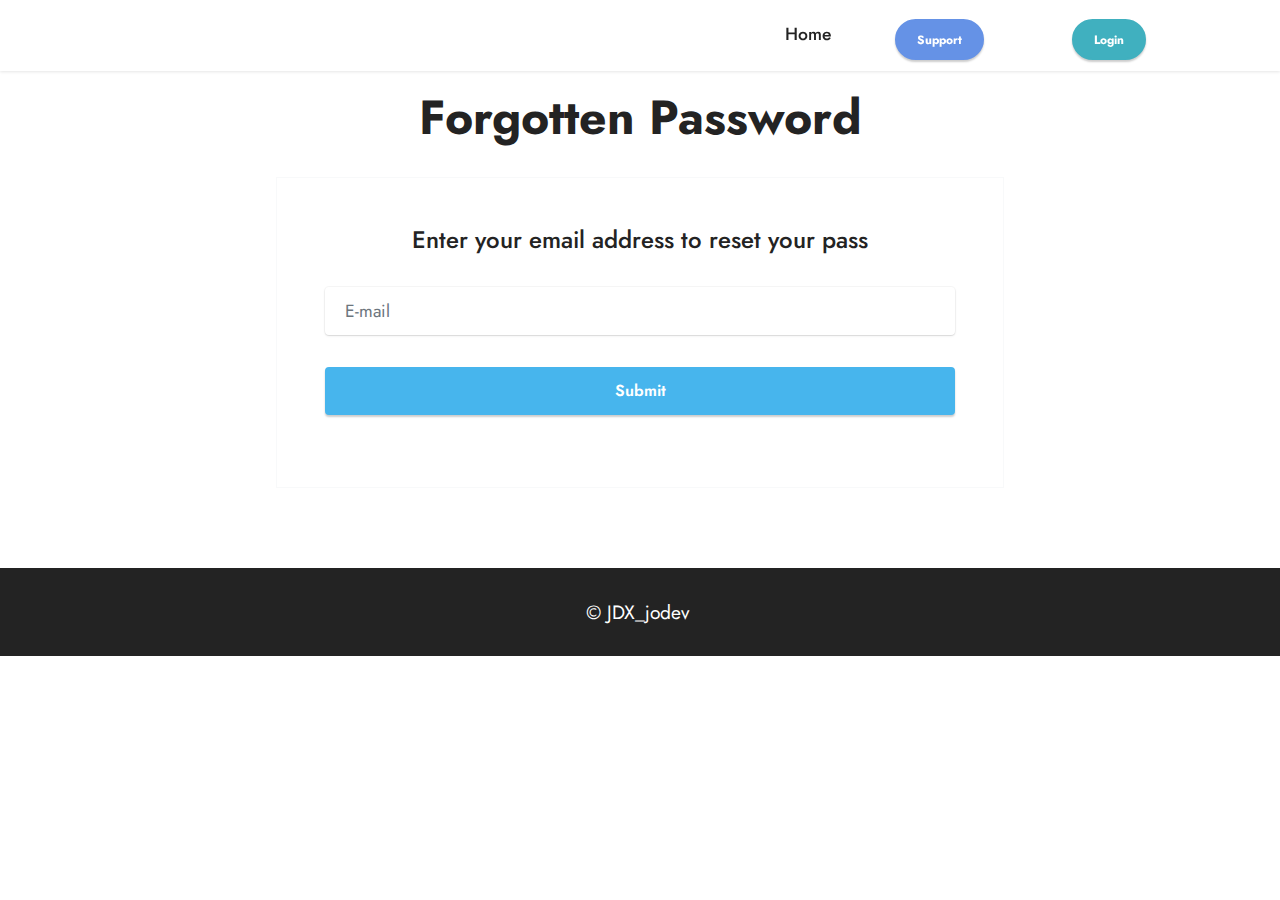
<file: forgot.html>
<!DOCTYPE html>
<html  >
<head>
 
  <meta charset="UTF-8">
  <meta http-equiv="X-UA-Compatible" content="IE=edge">
  <meta name="viewport" content="width=device-width, initial-scale=1, minimum-scale=1">
  <link rel="shortcut icon" href="assets/images/jb.png" type="image/x-icon">
  <meta name="description" content="This is a fan and investor link up page to support my music.">
  <link rel="shortcut icon" href="assets/jb.png" type="image/x-icon">
  <meta name="description" content="JB artist Music and patron site">
  <meta name="image" property="og:image" content="assets/images/jb.png">
  <meta property="og:image:width" content="596">
  <meta property="og:image:height" content="321">
  <meta name="author" content="joelwry">

  <!-- Open Graph / Facebook -->
<meta property="og:type" content="website">
<meta property="og:url" content="">

<meta property="og:description" content="JB artist Music and patron site.">
<meta property="og:image" content="assets/jb.png">

<!-- Twitter -->
<meta property="twitter:card" content="summary_large_image">

<meta property="twitter:description" content="JB artist Music and patron site">
<meta property="twitter:image" content="assets/jb.png">
  
  
  <title>forgotten password</title>
  
    <link rel="stylesheet" href="assets/tether.min.css">
  <link rel="stylesheet" href="assets/bootstrap.min.css">
  <link rel="stylesheet" href="assets/bootstrap-grid.min.css">
  <link rel="stylesheet" href="assets/bootstrap-reboot.min.css">
  <link rel="stylesheet" href="assets/mstyle.css">
  <link rel="stylesheet" href="assets/jquery.formstyler.css">
  <link rel="stylesheet" href="assets/tstyle.css">
  <link rel="preload" href="https://fonts.googleapis.com/css?family=Jost:100,200,300,400,500,600,700,800,900,100i,200i,300i,400i,500i,600i,700i,800i,900i&display=swap" as="style" onload="this.onload=null;this.rel='stylesheet'">
  <noscript><link rel="stylesheet" href="https://fonts.googleapis.com/css?family=Jost:100,200,300,400,500,600,700,800,900,100i,200i,300i,400i,500i,600i,700i,800i,900i&display=swap"></noscript>
  <link rel="preload" as="style" href="assets/mbr-additional.css">
  <link rel="stylesheet" href="assets/mbr-additional.css" type="text/css">
  
</head>
<body>
  
  <section class="menu menu3 cid-t2RpbCKjul" once="menu" id="menu3-66">
    
    <nav class="navbar navbar-dropdown navbar-fixed-top navbar-expand-lg">
        <div class="container">
            <div class="navbar-brand">
                
                
            </div>
            <button class="navbar-toggler" type="button" data-toggle="collapse" data-target="#navbarSupportedContent" aria-controls="navbarNavAltMarkup" aria-expanded="false" aria-label="Toggle navigation">
                <div class="hamburger">
                    <span></span>
                    <span></span>
                    <span></span>
                    <span></span>
                </div>
            </button>
            <div class="collapse navbar-collapse" id="navbarSupportedContent">
                <ul class="navbar-nav nav-dropdown navbar-nav-top-padding" data-app-modern-menu="true"><li class="nav-item"><a class="nav-link link text-black text-primary display-4" href="index.html#header13-59">Home</a></li>
                    
                 
                <div class="navbar-buttons mbr-section-btn"><a class="btn btn-primary display-4" href="support.html">
                        Support</a>
                </div>
                <div class="navbar-buttons mbr-section-btn"><a class="btn btn-success display-4" href="login.html">
                        Login</a></div>
            </div>
        </div>
    </nav>
</section>

<section class="form7 cid-t4sRAfTxkw" id="form7-68">
    
    
    <div class="container">
        <div class="mbr-section-head">
            <h3 class="mbr-section-title mbr-fonts-style align-center mb-0 display-2"><strong>Forgotten Password</strong></h3>
            
        </div>
        <div class="row justify-content-center mt-4">
            <div class="col-lg-8 mx-auto mbr-form" data-form-type="formoid">
               <form class="border border-light p-5" data-form-title="FORGOT FORM" id="forgot-form">
                  
    <p class="h4 mb-4 text-center">Enter your email address to reset your pass</p>

    <input type="email" name="email" id="defaultLoginFormEmail" class="form-control mb-4" placeholder="E-mail" required>

    
    <button class="btn btn-info btn-block my-4" type="submit">Submit</button>

    
</form>
            </div>
        </div>
    </div>
</section>

<section class="footer7 cid-t2V1muy7bZ" once="footers" id="footer7-67">

    

    

    <div class="container">
        <div class="media-container-row align-center mbr-white">
            <div class="col-12">
                <p class="mbr-text mb-0 mbr-fonts-style display-7">
                    © JDX_jodev&nbsp;</p>
            </div>
        </div>
    </div>
</section><section style="background-color: #fff; font-family: -apple-system, BlinkMacSystemFont, 'Segoe UI', 'Roboto', 'Helvetica Neue', Arial, sans-serif; color:#aaa; font-size:12px; padding: 0; align-items: center; display: none;"><a href="https://mobirise.site/z" style="flex: 1 1; height: 3rem; padding-left: 1rem;"></a><p style="flex: 0 0 auto; margin:0; padding-right:1rem;"><a href="https://mobirise.site/t" style="color:#aaa;">Created</a> with Mobirise css website themes</p>
</section>

<script src="assets/jquery.min.js"></script> 
<script src="assets/popper.min.js"></script> 
<script src="assets/tether.min.js"></script>  
<script src="assets/bootstrap.min.js"></script>
<script src="assets/nav-dropdown.js"></script>  
<script src="assets/navbar-dropdown.js"></script>  
<script src="assets/jquery.formstyler.js"></script>  <script src="assets/jquery.formstyler.min.js"></script> 
<script src="assets/script.js"></script>
  
 
 <script>
      const forgot = document.querySelector("#forgot-form");
        forgot.addEventListener("submit", function(event){
            event.preventDefault();
            if(forgot.checkValidity() === true){  
                const mail_address =forgot.email.value;
                alert("iF an account exist for "+mail_address+" a reset password link will be sent to address")
                forgot.reset()
            }    
        })

 </script>
  
  
</body>
</html>
</file>
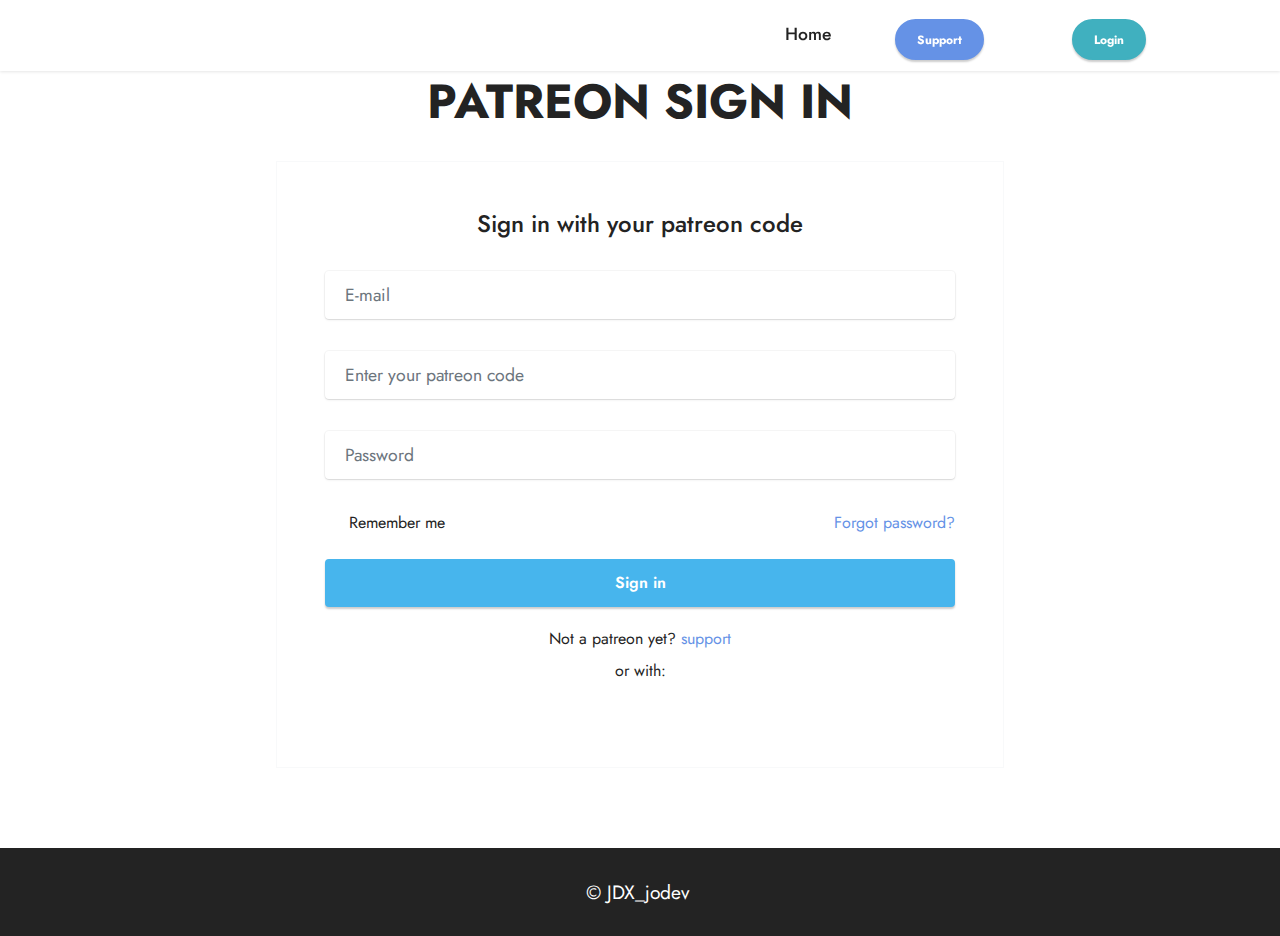
<file: login.html>
<!DOCTYPE html>
<html  >
<head>
  <meta charset="UTF-8">
  <meta http-equiv="X-UA-Compatible" content="IE=edge">
  <link rel="shortcut icon" href="assets/jb.png" type="image/x-icon">
  <meta name="description" content="This page is only accessible by my patreon">
  
  
  <title>Sign-in</title>
    <link rel="stylesheet" href="assets/tether.min.css">
  <link rel="stylesheet" href="assets/bootstrap.min.css">
  <link rel="stylesheet" href="assets/bootstrap-grid.min.css">
  <link rel="stylesheet" href="assets/bootstrap-reboot.min.css">
  <link rel="stylesheet" href="assets/mstyle.css">
  <link rel="stylesheet" href="assets/jquery.formstyler.css">
  <link rel="stylesheet" href="assets/tstyle.css">
  <link rel="preload" href="https://fonts.googleapis.com/css?family=Jost:100,200,300,400,500,600,700,800,900,100i,200i,300i,400i,500i,600i,700i,800i,900i&display=swap" as="style" onload="this.onload=null;this.rel='stylesheet'">
  <noscript><link rel="stylesheet" href="https://fonts.googleapis.com/css?family=Jost:100,200,300,400,500,600,700,800,900,100i,200i,300i,400i,500i,600i,700i,800i,900i&display=swap"></noscript>
  <link rel="preload" as="style" href="assets/mbr-additional.css">
  <link rel="stylesheet" href="assets/mbr-additional.css" type="text/css">
  
</head>
<body>
  
  <section class="menu menu3 cid-t4sKleAbfS" once="menu" id="menu3-60">
    
    <nav class="navbar navbar-dropdown navbar-fixed-top navbar-expand-lg">
        <div class="container">
            <div class="navbar-brand">
                
                
            </div>
            <button class="navbar-toggler" type="button" data-toggle="collapse" data-target="#navbarSupportedContent" aria-controls="navbarNavAltMarkup" aria-expanded="false" aria-label="Toggle navigation">
                <div class="hamburger">
                    <span></span>
                    <span></span>
                    <span></span>
                    <span></span>
                </div>
            </button>
            <div class="collapse navbar-collapse" id="navbarSupportedContent">
                <ul class="navbar-nav nav-dropdown navbar-nav-top-padding" data-app-modern-menu="true"><li class="nav-item"><a class="nav-link link text-black text-primary display-4" href="index.html#header13-59">Home</a></li>
                    
                
                <div class="navbar-buttons mbr-section-btn"><a class="btn btn-primary display-4" href="support.html">
                        Support</a>
                </div>
                <div class="navbar-buttons mbr-section-btn"><a class="btn btn-success display-4" href="login.html">
                        Login</a></div>
            </div>
        </div>
    </nav>
</section>

<section class="form7 cid-t4sKli4612" id="form7-61">
    
    
    <div class="container">
        <div class="mbr-section-head">
            <h3 class="mbr-section-title mbr-fonts-style align-center mb-0 display-2"><strong>PATREON SIGN IN</strong></h3>
            
        </div>
        <div class="row justify-content-center mt-4">
            <div class="col-lg-8 mx-auto mbr-form" >
        <form class="border border-light p-5" id="login-form" data-form-title="LOGIN FORM">

        <p class="h4 mb-4 text-center">Sign in with your patreon code</p>

        <input type="email" class="form-control mb-4" placeholder="E-mail" required>

        <input type="text" class="form-control mb-4" placeholder="Enter your patreon code" required>
        <input type="password" class="form-control mb-4" placeholder="Password" required>

        <div class="d-flex justify-content-between">
            <div>
                <div class="custom-control custom-checkbox">
                    <input type="checkbox" class="custom-control-input"
                    <label class="custom-control-label" > Remember me</label>
                </div>
            </div>
            <div>
                <a href="forgot.html">Forgot password?</a>
            </div>
        </div>

        <button class="btn btn-info btn-block my-4" type="submit">Sign in</button>

        <div class="text-center">
            <p>Not a patreon yet?
                <a href="support.html">support</a>
            </p>

            <p>or with:</p>
            <a type="button" class="light-blue-text mx-2">
                <span class="socicon socicon-paypal mbr-iconfont mbr-iconfont-btn"></span>
            </a>
            <a type="button" class="light-blue-text mx-2">
                <i class="socicon socicon-paypal mbr-iconfont mbr-iconfont-btn"></i>
            </a>
            <a type="button" class="light-blue-text mx-2">
                <em><span class="socicon socicon-paypal mbr-iconfont mbr-iconfont-btn"></span></em>
            </a>
            
        </div>
</form>
            </div>
        </div>
    </div>
</section>

<section class="footer7 cid-t4sKlD6SqR" once="footers" id="footer7-64">

    

    

    <div class="container">
        <div class="media-container-row align-center mbr-white">
            <div class="col-12">
                <p class="mbr-text mb-0 mbr-fonts-style display-7">
                    © JDX_jodev&nbsp;</p>
            </div>
        </div>
    </div>
</section><section style="background-color: #fff; font-family: -apple-system, BlinkMacSystemFont, 'Segoe UI', 'Roboto', 'Helvetica Neue', Arial, sans-serif; color:#aaa; font-size:12px; padding: 0; align-items: center; display: none;">
    <a href="https://mobirise.site/z" style="flex: 1 1; height: 3rem; padding-left: 1rem;"></a>
    <p style="flex: 0 0 auto; margin:0; padding-right:1rem;"><a href="https://mobirise.site/t" style="color:#aaa;">Created</a> with Mobirise free web templates</p></section>
    
<script src="assets/jquery.min.js"></script> 
<script src="assets/popper.min.js"></script> 
<script src="assets/tether.min.js"></script>  
<script src="assets/bootstrap.min.js"></script>
<script src="assets/nav-dropdown.js"></script>  
<script src="assets/navbar-dropdown.js"></script>  
<script src="assets/jquery.formstyler.js"></script>  <script src="assets/jquery.formstyler.min.js"></script> 
<script src="assets/script.js"></script>
  
    <script>
        const login = document.querySelector("#login-form");
        login.addEventListener("submit", function(event){
            event.preventDefault();
            if(login.checkValidity() === true){  
                alert("SORRY! Only Patron have access to sign in")
                login.reset()
            }    
        })

    </script>

  
  
</body>
</html>
</file>
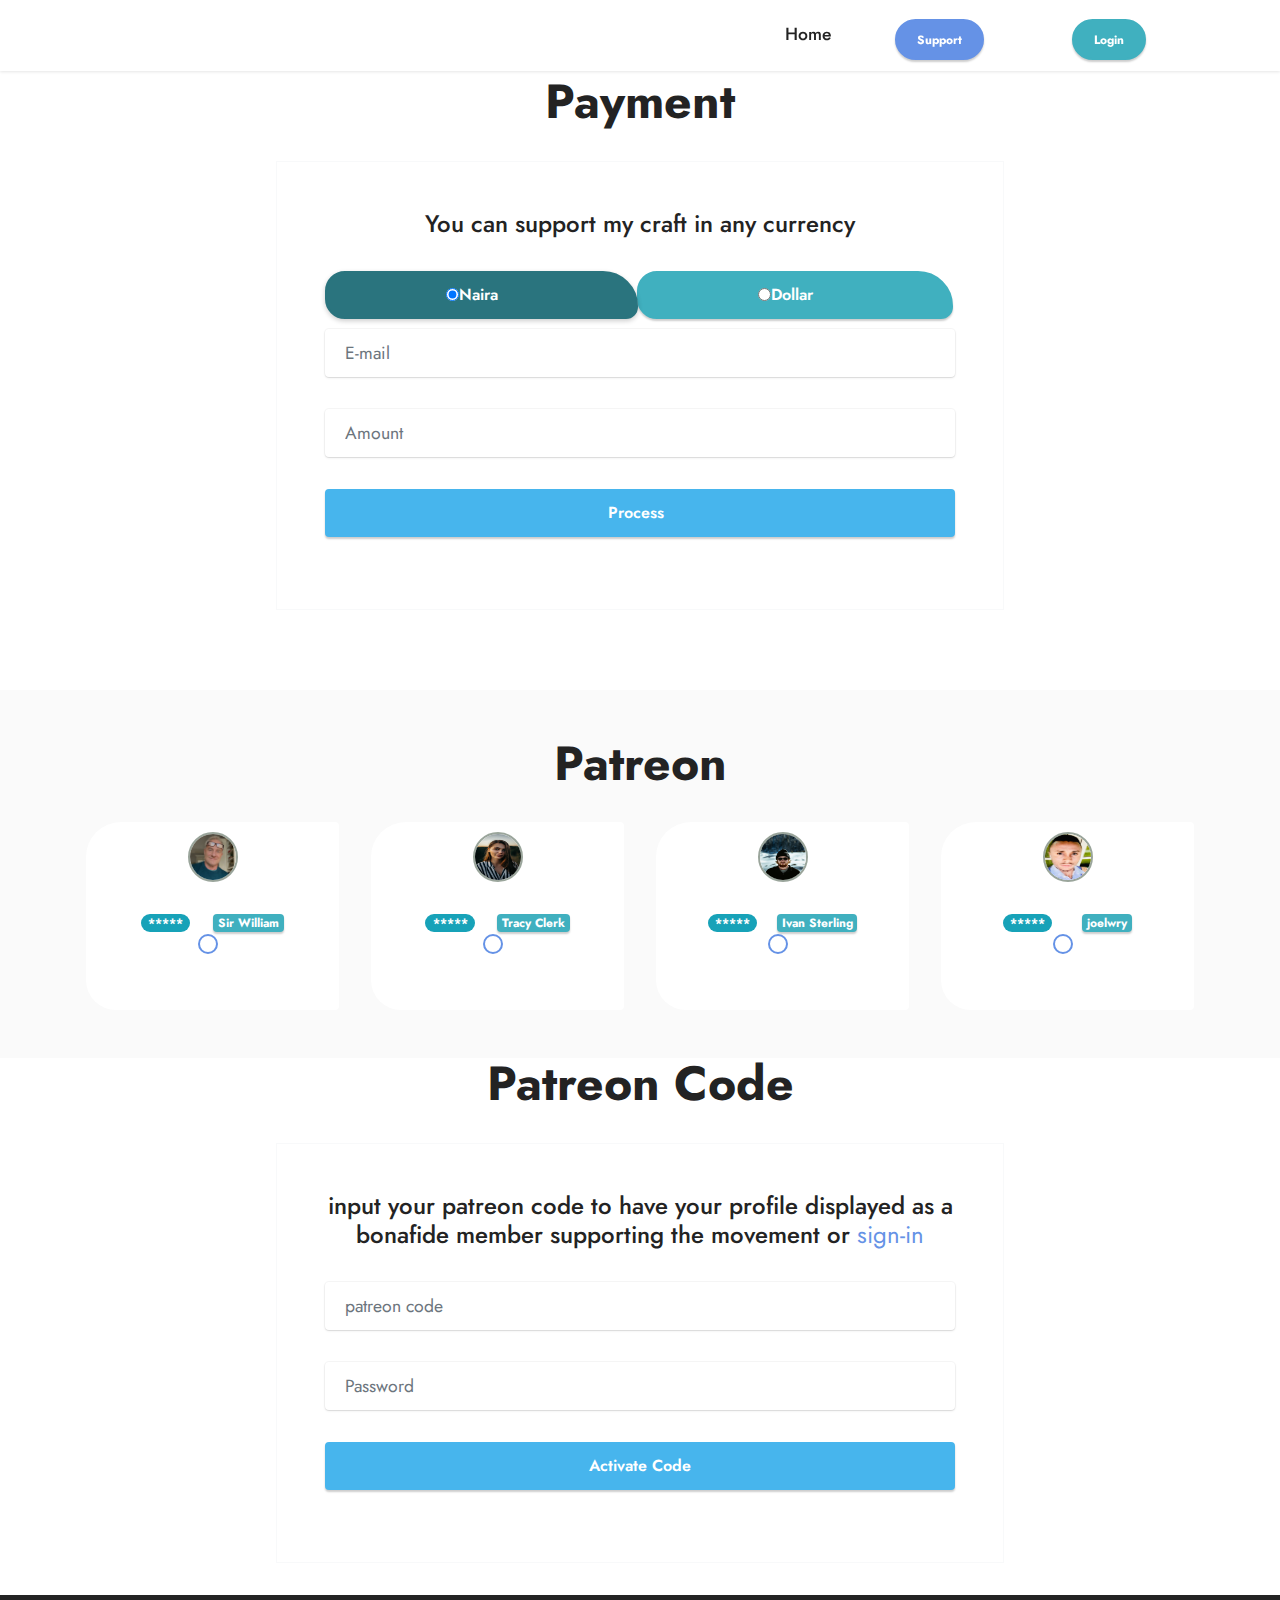
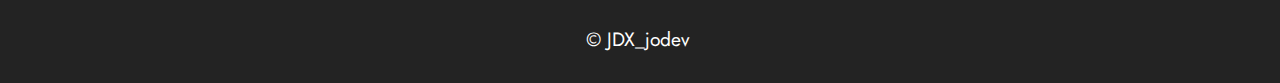
<file: support.html>
<!DOCTYPE html>
<html  >
<head>
  
  <meta charset="UTF-8">
  <meta http-equiv="X-UA-Compatible" content="IE=edge">

  <meta name="viewport" content="width=device-width, initial-scale=1, minimum-scale=1">
  <link rel="shortcut icon" href="assets/images/jb.png" type="image/x-icon">
  <meta name="description" content="This is a fan and investor link up page to support my music.">
  <link rel="shortcut icon" href="assets/jb.png" type="image/x-icon">
  <meta name="description" content="JB artist Music and patron site">
  <meta name="image" property="og:image" content="assets/images/jb.png">
  <meta property="og:image:width" content="640">
  <meta property="og:image:height" content="400">
  <meta name="author" content="joelwry">

  <!-- Open Graph / Facebook -->
<meta property="og:type" content="website">
<meta property="og:description" content="JB artist Music and patron site.">
<meta property="og:image" content="assets/jb.png">

<!-- Twitter -->
<meta property="twitter:card" content="summary_large_image">
<meta property="twitter:description" content="JB artist Music and patron site">
<meta property="twitter:image" content="assets/jb.png">
  
  
  <title>support</title>
    <link rel="stylesheet" href="assets/tether.min.css">
  <link rel="stylesheet" href="assets/bootstrap.min.css">
  <link rel="stylesheet" href="assets/bootstrap-grid.min.css">
  <link rel="stylesheet" href="assets/bootstrap-reboot.min.css">
  <link rel="stylesheet" href="assets/mstyle.css">
  <link rel="stylesheet" href="assets/jquery.formstyler.css">
  <link rel="stylesheet" href="assets/tstyle.css">
  <link rel="preload" href="https://fonts.googleapis.com/css?family=Jost:100,200,300,400,500,600,700,800,900,100i,200i,300i,400i,500i,600i,700i,800i,900i&display=swap" as="style" onload="this.onload=null;this.rel='stylesheet'">
  <noscript><link rel="stylesheet" href="https://fonts.googleapis.com/css?family=Jost:100,200,300,400,500,600,700,800,900,100i,200i,300i,400i,500i,600i,700i,800i,900i&display=swap"></noscript>
  <link rel="preload" as="style" href="assets/mbr-additional.css">
  <link rel="stylesheet" href="assets/mbr-additional.css" type="text/css">
  
  
  
  
  
</head>
<body>
  
    <!-- menu links-->
  <section class="menu menu3 cid-t2RpbCKjul" once="menu" id="menu3-5q">
    
    <nav class="navbar navbar-dropdown navbar-fixed-top navbar-expand-lg">
        <div class="container">
            <div class="navbar-brand">
                
                
            </div>
            <button class="navbar-toggler" type="button" data-toggle="collapse" data-target="#navbarSupportedContent" aria-controls="navbarNavAltMarkup" aria-expanded="false" aria-label="Toggle navigation">
                <div class="hamburger">
                    <span></span>
                    <span></span>
                    <span></span>
                    <span></span>
                </div>
            </button>
            <div class="collapse navbar-collapse" id="navbarSupportedContent">
                <ul class="navbar-nav nav-dropdown navbar-nav-top-padding" data-app-modern-menu="true"><li class="nav-item"><a class="nav-link link text-black text-primary display-4" href="index.html#header13-59">Home</a></li>
                    
                  
                
                <div class="navbar-buttons mbr-section-btn"><a class="btn btn-primary display-4" href="support.html">
                        Support</a>
                </div>
                <div class="navbar-buttons mbr-section-btn"><a class="btn btn-success display-4" href="login.html">
                        Login</a></div>
            </div>
        </div>
    </nav>
  </section>

<!-- payment form-->
<section class="form7 cid-t4sqc4xEvM" id="form7-5s">
    
    
    <div class="container">
        <div class="mbr-section-head">
            <h3 class="mbr-section-title mbr-fonts-style align-center mb-0 display-2"><strong>Payment</strong></h3>
            
        </div>
        <div class="row justify-content-center mt-4">
            <div class="col-lg-8 mx-auto mbr-form">
               <form class="border border-light p-5" id="payment-form">
          
    <p class="h4 mb-4 text-center">You can support my craft in any currency</p>
    
    <div class="btn-group" data-toggle="buttons" id="radio-div">
    	<label class="btn btn-success active">
    		<input type="radio" name="options" autocomplete="off" checked="" data-form-field="">Naira
    	</label>
    	<label class="btn btn-success">
    		<input type="radio" name="options" autocomplete="off" data-form-field="">Dollar
    	</label>
    	
    </div>

    <input type="email" name="email" class="form-control mb-4" placeholder="E-mail">

    <input type="number" name="amount" class="form-control mb-4" placeholder="Amount" data-toggle="tooltip" data-placement="top" title="enter amount" min="1">

    <button class="btn btn-info btn-block my-4" type="submit" id="paystack-btn-link"><span class="mbrib-credit-card mbr-iconfont mbr-iconfont-btn"></span>Process</button>
    
    
</form>
            </div>
        </div>
    </div>
</section>

<!--patreon users-->
<section class="team1 cid-t4sraXddI6" id="team1-5t">
    
    <div class="container">
        <div class="row justify-content-center">
            <div class="col-12">
                <h3 class="mbr-section-title mbr-fonts-style align-center mb-4 display-2"><strong>Patreon</strong></h3>
                
            </div>
            <div class="col-sm-6 col-lg-3">
                <div class="card-wrap">
                    <div class="image-wrap">
                        <img src="assets/prof.jpg">
                    </div>
                    <div class="content-wrap">
                        
                        <div class="patreon-span">
                             <span class="badge badge-pill badge-info">*****</span>
                             <span class="badge btn-success">Sir William</span>
                        </div>
                       
                        
                        <div class="social-row display-7">
                            <div class="soc-item">
                                <a href="#">
                                    <span class="mbr-iconfont socicon socicon-facebook"></span>
                                </a>
                            </div>
                                   
                        </div>
                        
                    </div>
                </div>
            </div>

            <div class="col-sm-6 col-lg-3">
                <div class="card-wrap">
                    <div class="image-wrap">
                        <img src="assets/3.jpg">
                    </div>
                    <div class="content-wrap">
                        
                         <div class="patreon-span">
                             <span class="badge badge-pill badge-info">*****</span>
                             <span class="badge btn-success">Tracy Clerk</span>
                        </div>
                        
                        
                        <div class="social-row display-7">
                           
                            <div class="soc-item">
                                <a href="#">
                                    <span class="mbr-iconfont socicon socicon-twitter"></span>
                                </a>
                            </div>
                            
                            
                            
                        </div>
                        
                    </div>
                </div>
            </div>

            <div class="col-sm-6 col-lg-3">
                <div class="card-wrap">
                    <div class="image-wrap">
                        <img src="assets/4.jpg">
                    </div>
                    <div class="content-wrap">
                        
                        
                         <div class="patreon-span">
                             <span class="badge badge-pill badge-info">*****</span>
                             <span class="badge btn-success">Ivan Sterling</span>
                        </div>
                        
                        <div class="social-row display-7">
                           
                            <div class="soc-item">
                                <a href="#">
                                    <span class="mbr-iconfont socicon socicon-twitter"></span>
                                </a>
                            </div>
                            
                            
                            
                        </div>
                        
                    </div>
                </div>
            </div>

            <div class="col-sm-6 col-lg-3">
                <div class="card-wrap">
                    <div class="image-wrap">
                        <img src="assets/joe.jpg">
                    </div>
                    <div class="content-wrap">
                        
                         <div class="patreon-span">
                             <span class="badge badge-pill badge-info">*****</span>
                             <span class="badge btn-success">joelwry</span>
                        </div>
                        
                        
                        <div class="social-row display-7">
                           
                            <div class="soc-item">
                                <a href="https://twitter.com/Joelwry_dev" target="_blank">
                                    <span class="mbr-iconfont socicon socicon-twitter"></span>
                                </a>
                            </div>
                            
                            
                            
                        </div>
                        
                    </div>
                </div>
            </div>
        </div>
    </div>
</section>

<!-- patreon activation form-->
<section class="form7 cid-t4sDpPURtR" id="form7-5x">
    
    
    <div class="container">
        <div class="mbr-section-head">
            <h3 class="mbr-section-title mbr-fonts-style align-center mb-0 display-2"><strong>Patreon Code</strong></h3>
            
        </div>
        <div class="row justify-content-center mt-4">
            <div class="col-lg-8 mx-auto mbr-form">
               <form class="border border-light p-5" id="patreon-display-form">

    <p class="h4 mb-4 text-center">input your patreon code to have your profile displayed as a bonafide member supporting the movement or <a href="login.html" class="text-primary">sign-in</a></p>

    <input type="text" class="form-control mb-4" placeholder="patreon code" required>

    <input type="password" class="form-control mb-4" placeholder="Password" required>

    <button class="btn btn-info btn-block my-4" type="submit">Activate Code</button>

   
</form>
            </div>
        </div>
    </div>
</section>

<section class="footer7 cid-t2V1muy7bZ" once="footers" id="footer7-5r">    

    <div class="container">
        <div class="media-container-row align-center mbr-white">
            <div class="col-12">
                <p class="mbr-text mb-0 mbr-fonts-style display-7">
                    © JDX_jodev&nbsp;</p>
            </div>
        </div>
    </div>
</section>
<section style="background-color: #fff; font-family: -apple-system, BlinkMacSystemFont, 'Segoe UI', 'Roboto', 'Helvetica Neue', Arial, sans-serif; color:#aaa; font-size:12px; padding: 0; align-items: center; display: none;">
    <a href="https://mobirise.site/j" style="flex: 1 1; height: 3rem; padding-left: 1rem;"></a><p style="flex: 0 0 auto; margin:0; padding-right:1rem;">How to set up a free website - <a href="https://mobirise.site/x" style="color:#aaa;">Try now</a></p></section>
   
    
<script src="assets/jquery.min.js"></script> 
<script src="assets/popper.min.js"></script> 
<script src="assets/tether.min.js"></script>  
<script src="assets/bootstrap.min.js"></script>
<script src="assets/nav-dropdown.js"></script>  
<script src="assets/navbar-dropdown.js"></script>  
<script src="assets/jquery.formstyler.js"></script>  <script src="assets/jquery.formstyler.min.js"></script>
<script src="assets/script.js"></script>
  
    
    <script>
        const payment_form = document.querySelector("#payment-form");
        payment_form.addEventListener("submit", function(event){
            event.preventDefault();
            if(payment_form.amount.value != "" && payment_form.checkValidity() === true){  
                window.location.href = "https://paystack.com/pay/music-patron"
            }    
        })

        const patreon_form = document.querySelector("#patreon-display-form")
        patreon_form.addEventListener("submit", function(event){
            event.preventDefault();
            if(patreon_form.checkValidity() === true){  
                alert("passcode is not valid in our Database")
               
                patreon_form.reset()
            }    
        })
    </script>

  
</body>


</html>
</file>
<file: assets/mstyle.css>
.navbar-dropdown {
  left: 0;
  padding: 0;
  position: absolute;
  right: 0;
  top: 0;
  transition: all 0.45s ease;
  z-index: 1030;
  background: #282828; }
  .navbar-dropdown .navbar-logo {
    margin-right: 0.8rem;
    transition: margin 0.3s ease-in-out;
    vertical-align: middle; }
    .navbar-dropdown .navbar-logo img {
      height: 3.125rem;
      transition: all 0.3s ease-in-out; }
    .navbar-dropdown .navbar-logo.mbr-iconfont {
      font-size: 3.125rem;
      line-height: 3.125rem; }
  .navbar-dropdown .navbar-caption {
    font-weight: 700;
    white-space: normal;
    vertical-align: -4px;
    line-height: 3.125rem !important; }
    .navbar-dropdown .navbar-caption, .navbar-dropdown .navbar-caption:hover {
      color: inherit;
      text-decoration: none; }
  .navbar-dropdown .mbr-iconfont + .navbar-caption {
    vertical-align: -1px; }
  .navbar-dropdown.navbar-fixed-top {
    position: fixed; }
  .navbar-dropdown .navbar-brand span {
    vertical-align: -4px; }
  .navbar-dropdown.bg-color.transparent {
    background: none; }
  .navbar-dropdown.navbar-short .navbar-brand {
    padding: 0.625rem 0; }
    .navbar-dropdown.navbar-short .navbar-brand span {
      vertical-align: -1px; }
  .navbar-dropdown.navbar-short .navbar-caption {
    line-height: 2.375rem !important;
    vertical-align: -2px; }
  .navbar-dropdown.navbar-short .navbar-logo {
    margin-right: 0.5rem; }
    .navbar-dropdown.navbar-short .navbar-logo img {
      height: 2.375rem; }
    .navbar-dropdown.navbar-short .navbar-logo.mbr-iconfont {
      font-size: 2.375rem;
      line-height: 2.375rem; }
  .navbar-dropdown.navbar-short .mbr-table-cell {
    height: 3.625rem; }
  .navbar-dropdown .navbar-close {
    left: 0.6875rem;
    position: fixed;
    top: 0.75rem;
    z-index: 1000; }
  .navbar-dropdown .hamburger-icon {
    content: "";
    display: inline-block;
    vertical-align: middle;
    width: 16px;
    -webkit-box-shadow: 0 -6px 0 1px #282828,0 0 0 1px #282828,0 6px 0 1px #282828;
    -moz-box-shadow: 0 -6px 0 1px #282828,0 0 0 1px #282828,0 6px 0 1px #282828;
    box-shadow: 0 -6px 0 1px #282828,0 0 0 1px #282828,0 6px 0 1px #282828; }

.dropdown-menu .dropdown-toggle[data-toggle="dropdown-submenu"]::after {
  border-bottom: 0.35em solid transparent;
  border-left: 0.35em solid;
  border-right: 0;
  border-top: 0.35em solid transparent;
  margin-left: 0.3rem; }

.dropdown-menu .dropdown-item:focus {
  outline: 0; }

.nav-dropdown {
  font-size: 0.75rem;
  font-weight: 500;
  height: auto !important; }
  .nav-dropdown .nav-btn {
    padding-left: 1rem; }
  .nav-dropdown .link {
    margin: .667em 1.667em;
    font-weight: 500;
    padding: 0;
    transition: color .2s ease-in-out; }
    .nav-dropdown .link.dropdown-toggle {
      margin-right: 2.583em; }
      .nav-dropdown .link.dropdown-toggle::after {
        margin-left: .25rem;
        border-top: 0.35em solid;
        border-right: 0.35em solid transparent;
        border-left: 0.35em solid transparent;
        border-bottom: 0; }
      .nav-dropdown .link.dropdown-toggle[aria-expanded="true"] {
        margin: 0;
        padding: 0.667em 3.263em  0.667em 1.667em; }
  .nav-dropdown .link::after,
  .nav-dropdown .dropdown-item::after {
    color: inherit; }
  .nav-dropdown .btn {
    font-size: 0.75rem;
    font-weight: 700;
    letter-spacing: 0;
    margin-bottom: 0;
    padding-left: 1.25rem;
    padding-right: 1.25rem; }
  .nav-dropdown .dropdown-menu {
    border-radius: 0;
    border: 0;
    left: 0;
    margin: 0;
    padding-bottom: 1.25rem;
    padding-top: 1.25rem;
    position: relative; }
  .nav-dropdown .dropdown-submenu {
    margin-left: 0.125rem;
    top: 0; }
  .nav-dropdown .dropdown-item {
    font-weight: 500;
    line-height: 2;
    padding: 0.3846em 4.615em 0.3846em 1.5385em;
    position: relative;
    transition: color .2s ease-in-out, background-color .2s ease-in-out; }
    .nav-dropdown .dropdown-item::after {
      margin-top: -0.3077em;
      position: absolute;
      right: 1.1538em;
      top: 50%; }
    .nav-dropdown .dropdown-item:focus, .nav-dropdown .dropdown-item:hover {
      background: none; }

@media (max-width: 767px) {
  .nav-dropdown.navbar-toggleable-sm {
    bottom: 0;
    display: none;
    left: 0;
    overflow-x: hidden;
    position: fixed;
    top: 0;
    transform: translateX(-100%);
    -ms-transform: translateX(-100%);
    -webkit-transform: translateX(-100%);
    width: 18.75rem;
    z-index: 999; } }
.nav-dropdown.navbar-toggleable-xl {
  bottom: 0;
  display: none;
  left: 0;
  overflow-x: hidden;
  position: fixed;
  top: 0;
  transform: translateX(-100%);
  -ms-transform: translateX(-100%);
  -webkit-transform: translateX(-100%);
  width: 18.75rem;
  z-index: 999; }

.nav-dropdown-sm {
  display: block !important;
  overflow-x: hidden;
  overflow: auto;
  padding-top: 3.875rem; }
  .nav-dropdown-sm::after {
    content: "";
    display: block;
    height: 3rem;
    width: 100%; }
  .nav-dropdown-sm.collapse.in ~ .navbar-close {
    display: block !important; }
  .nav-dropdown-sm.collapsing, .nav-dropdown-sm.collapse.in {
    transform: translateX(0);
    -ms-transform: translateX(0);
    -webkit-transform: translateX(0);
    transition: all 0.25s ease-out;
    -webkit-transition: all 0.25s ease-out;
    background: #282828; }
  .nav-dropdown-sm.collapsing[aria-expanded="false"] {
    transform: translateX(-100%);
    -ms-transform: translateX(-100%);
    -webkit-transform: translateX(-100%); }
  .nav-dropdown-sm .nav-item {
    display: block;
    margin-left: 0 !important;
    padding-left: 0; }
  .nav-dropdown-sm .link,
  .nav-dropdown-sm .dropdown-item {
    border-top: 1px dotted rgba(255, 255, 255, 0.1);
    font-size: 0.8125rem;
    line-height: 1.6;
    margin: 0 !important;
    padding: 0.875rem 2.4rem 0.875rem 1.5625rem !important;
    position: relative;
    white-space: normal; }
    .nav-dropdown-sm .link:focus, .nav-dropdown-sm .link:hover,
    .nav-dropdown-sm .dropdown-item:focus,
    .nav-dropdown-sm .dropdown-item:hover {
      background: rgba(0, 0, 0, 0.2) !important;
      color: #c0a375; }
  .nav-dropdown-sm .nav-btn {
    position: relative;
    padding: 1.5625rem 1.5625rem 0 1.5625rem; }
    .nav-dropdown-sm .nav-btn::before {
      border-top: 1px dotted rgba(255, 255, 255, 0.1);
      content: "";
      left: 0;
      position: absolute;
      top: 0;
      width: 100%; }
    .nav-dropdown-sm .nav-btn + .nav-btn {
      padding-top: 0.625rem; }
      .nav-dropdown-sm .nav-btn + .nav-btn::before {
        display: none; }
  .nav-dropdown-sm .btn {
    padding: 0.625rem 0; }
  .nav-dropdown-sm .dropdown-toggle[data-toggle="dropdown-submenu"]::after {
    margin-left: .25rem;
    border-top: 0.35em solid;
    border-right: 0.35em solid transparent;
    border-left: 0.35em solid transparent;
    border-bottom: 0; }
  .nav-dropdown-sm .dropdown-toggle[data-toggle="dropdown-submenu"][aria-expanded="true"]::after {
    border-top: 0;
    border-right: 0.35em solid transparent;
    border-left: 0.35em solid transparent;
    border-bottom: 0.35em solid; }
  .nav-dropdown-sm .dropdown-menu {
    margin: 0;
    padding: 0;
    position: relative;
    top: 0;
    left: 0;
    width: 100%;
    border: 0;
    float: none;
    border-radius: 0;
    background: none; }
  .nav-dropdown-sm .dropdown-submenu {
    left: 100%;
    margin-left: 0.125rem;
    margin-top: -1.25rem;
    top: 0; }

.navbar-toggleable-sm .nav-dropdown .dropdown-menu {
  position: absolute; }

.navbar-toggleable-sm .nav-dropdown .dropdown-submenu {
  left: 100%;
  margin-left: 0.125rem;
  margin-top: -1.25rem;
  top: 0; }

.navbar-toggleable-sm.opened .nav-dropdown .dropdown-menu {
  position: relative; }

.navbar-toggleable-sm.opened .nav-dropdown .dropdown-submenu {
  left: 0;
  margin-left: 00rem;
  margin-top: 0rem;
  top: 0; }

.is-builder .nav-dropdown.collapsing {
  transition: none !important; }

/*# sourceMappingURL=style.css.map */
</file>
<file: assets/tstyle.css>
@charset "UTF-8";
section {
  background-color: #ffffff;
}

body {
  font-style: normal;
  line-height: 1.5;
  font-weight: 400;
  color: #232323;
  position: relative;
}

section,
.container,
.container-fluid {
  position: relative;
  word-wrap: break-word;
}

a.mbr-iconfont:hover {
  text-decoration: none;
}

.article .lead p,
.article .lead ul,
.article .lead ol,
.article .lead pre,
.article .lead blockquote {
  margin-bottom: 0;
}

a {
  font-style: normal;
  font-weight: 400;
  cursor: pointer;
}
a, a:hover {
  text-decoration: none;
}

.mbr-section-title {
  font-style: normal;
  line-height: 1.3;
}

.mbr-section-subtitle {
  line-height: 1.3;
}

.mbr-text {
  font-style: normal;
  line-height: 1.7;
}

h1,
h2,
h3,
h4,
h5,
h6,
.display-1,
.display-2,
.display-4,
.display-5,
.display-7,
span,
p,
a {
  line-height: 1;
  word-break: break-word;
  word-wrap: break-word;
  font-weight: 400;
}

b,
strong {
  font-weight: bold;
}

input:-webkit-autofill, input:-webkit-autofill:hover, input:-webkit-autofill:focus, input:-webkit-autofill:active {
  transition-delay: 9999s;
  -webkit-transition-property: background-color, color;
  transition-property: background-color, color;
}

textarea[type=hidden] {
  display: none;
}

section {
  background-position: 50% 50%;
  background-repeat: no-repeat;
  background-size: cover;
}
section .mbr-background-video,
section .mbr-background-video-preview {
  position: absolute;
  bottom: 0;
  left: 0;
  right: 0;
  top: 0;
}

.hidden {
  visibility: hidden;
}

.mbr-z-index20 {
  z-index: 20;
}

/*! Base colors */
.mbr-white {
  color: #ffffff;
}

.mbr-black {
  color: #111111;
}

.mbr-bg-white {
  background-color: #ffffff;
}

.mbr-bg-black {
  background-color: #000000;
}

/*! Text-aligns */
.align-left {
  text-align: left;
}

.align-center {
  text-align: center;
}

.align-right {
  text-align: right;
}

/*! Font-weight  */
.mbr-light {
  font-weight: 300;
}

.mbr-regular {
  font-weight: 400;
}

.mbr-semibold {
  font-weight: 500;
}

.mbr-bold {
  font-weight: 700;
}

/*! Media  */
.media-content {
  flex-basis: 100%;
}

.media-container-row {
  display: flex;
  flex-direction: row;
  flex-wrap: wrap;
  justify-content: center;
  align-content: center;
  align-items: start;
}
.media-container-row .media-size-item {
  width: 400px;
}

.media-container-column {
  display: flex;
  flex-direction: column;
  flex-wrap: wrap;
  justify-content: center;
  align-content: center;
  align-items: stretch;
}
.media-container-column > * {
  width: 100%;
}

@media (min-width: 992px) {
  .media-container-row {
    flex-wrap: nowrap;
  }
}
figure {
  margin-bottom: 0;
  overflow: hidden;
}

figure[mbr-media-size] {
  transition: width 0.1s;
}

img,
iframe {
  display: block;
  width: 100%;
}

.card {
  background-color: transparent;
  border: none;
}

.card-box {
  width: 100%;
}

.card-img {
  text-align: center;
  flex-shrink: 0;
  -webkit-flex-shrink: 0;
}

.media {
  max-width: 100%;
  margin: 0 auto;
}

.mbr-figure {
  align-self: center;
}

.media-container > div {
  max-width: 100%;
}

.mbr-figure img,
.card-img img {
  width: 100%;
}

@media (max-width: 991px) {
  .media-size-item {
    width: auto !important;
  }

  .media {
    width: auto;
  }

  .mbr-figure {
    width: 100% !important;
  }
}
/*! Buttons */
.mbr-section-btn {
  margin-left: -0.6rem;
  margin-right: -0.6rem;
  font-size: 0;
}

.btn {
  font-weight: 600;
  border-width: 1px;
  font-style: normal;
  margin: 0.6rem 0.6rem;
  white-space: normal;
  transition: all 0.2s ease-in-out;
  display: inline-flex;
  align-items: center;
  justify-content: center;
  word-break: break-word;
}

.btn-sm {
  font-weight: 600;
  letter-spacing: 0px;
  transition: all 0.3s ease-in-out;
}

.btn-md {
  font-weight: 600;
  letter-spacing: 0px;
  transition: all 0.3s ease-in-out;
}

.btn-lg {
  font-weight: 600;
  letter-spacing: 0px;
  transition: all 0.3s ease-in-out;
}

.btn-form {
  margin: 0;
}
.btn-form:hover {
  cursor: pointer;
}

nav .mbr-section-btn {
  margin-left: 0rem;
  margin-right: 0rem;
}

/*! Btn icon margin */
.btn .mbr-iconfont,
.btn.btn-sm .mbr-iconfont {
  order: 1;
  cursor: pointer;
  margin-left: 0.5rem;
  vertical-align: sub;
}

.btn.btn-md .mbr-iconfont,
.btn.btn-md .mbr-iconfont {
  margin-left: 0.8rem;
}

.mbr-regular {
  font-weight: 400;
}

.mbr-semibold {
  font-weight: 500;
}

.mbr-bold {
  font-weight: 700;
}

[type=submit] {
  -webkit-appearance: none;
}

/*! Full-screen */
.mbr-fullscreen .mbr-overlay {
  min-height: 100vh;
}

.mbr-fullscreen {
  display: flex;
  display: -moz-flex;
  display: -ms-flex;
  display: -o-flex;
  align-items: center;
  min-height: 100vh;
  padding-top: 3rem;
  padding-bottom: 3rem;
}

/*! Map */
.map {
  height: 25rem;
  position: relative;
}
.map iframe {
  width: 100%;
  height: 100%;
}

/*! Scroll to top arrow */
.mbr-arrow-up {
  bottom: 25px;
  right: 90px;
  position: fixed;
  text-align: right;
  z-index: 5000;
  color: #ffffff;
  font-size: 22px;
}

.mbr-arrow-up a {
  background: rgba(0, 0, 0, 0.2);
  border-radius: 50%;
  color: #fff;
  display: inline-block;
  height: 60px;
  width: 60px;
  border: 2px solid #fff;
  outline-style: none !important;
  position: relative;
  text-decoration: none;
  transition: all 0.3s ease-in-out;
  cursor: pointer;
  text-align: center;
}
.mbr-arrow-up a:hover {
  background-color: rgba(0, 0, 0, 0.4);
}
.mbr-arrow-up a i {
  line-height: 60px;
}

.mbr-arrow-up-icon {
  display: block;
  color: #fff;
}

.mbr-arrow-up-icon::before {
  content: "›";
  display: inline-block;
  font-family: serif;
  font-size: 22px;
  line-height: 1;
  font-style: normal;
  position: relative;
  top: 6px;
  left: -4px;
  transform: rotate(-90deg);
}

/*! Arrow Down */
.mbr-arrow {
  position: absolute;
  bottom: 45px;
  left: 50%;
  width: 60px;
  height: 60px;
  cursor: pointer;
  background-color: rgba(80, 80, 80, 0.5);
  border-radius: 50%;
  transform: translateX(-50%);
}
@media (max-width: 767px) {
  .mbr-arrow {
    display: none;
  }
}
.mbr-arrow > a {
  display: inline-block;
  text-decoration: none;
  outline-style: none;
  -webkit-animation: arrowdown 1.7s ease-in-out infinite;
          animation: arrowdown 1.7s ease-in-out infinite;
  color: #ffffff;
}
.mbr-arrow > a > i {
  position: absolute;
  top: -2px;
  left: 15px;
  font-size: 2rem;
}

#scrollToTop a i::before {
  content: "";
  position: absolute;
  display: block;
  border-bottom: 2.5px solid #fff;
  border-left: 2.5px solid #fff;
  width: 27.8%;
  height: 27.8%;
  left: 50%;
  top: 51%;
  transform: translateY(-30%) translateX(-50%) rotate(135deg);
}

@keyframes arrowdown {
  0% {
    transform: translateY(0px);
  }
  50% {
    transform: translateY(-5px);
  }
  100% {
    transform: translateY(0px);
  }
}
@-webkit-keyframes arrowdown {
  0% {
    transform: translateY(0px);
  }
  50% {
    transform: translateY(-5px);
  }
  100% {
    transform: translateY(0px);
  }
}
@media (max-width: 500px) {
  .mbr-arrow-up {
    left: 0;
    right: 0;
    text-align: center;
  }
}
/*Gradients animation*/
@keyframes gradient-animation {
  from {
    background-position: 0% 100%;
    -webkit-animation-timing-function: ease-in-out;
            animation-timing-function: ease-in-out;
  }
  to {
    background-position: 100% 0%;
    -webkit-animation-timing-function: ease-in-out;
            animation-timing-function: ease-in-out;
  }
}
@-webkit-keyframes gradient-animation {
  from {
    background-position: 0% 100%;
    -webkit-animation-timing-function: ease-in-out;
            animation-timing-function: ease-in-out;
  }
  to {
    background-position: 100% 0%;
    -webkit-animation-timing-function: ease-in-out;
            animation-timing-function: ease-in-out;
  }
}
.bg-gradient {
  background-size: 200% 200%;
  animation: gradient-animation 5s infinite alternate;
  -webkit-animation: gradient-animation 5s infinite alternate;
}

.menu .navbar-brand {
  display: -webkit-flex;
}
.menu .navbar-brand span {
  display: flex;
  display: -webkit-flex;
}
.menu .navbar-brand .navbar-caption-wrap {
  display: -webkit-flex;
}
.menu .navbar-brand .navbar-logo img {
  display: -webkit-flex;
  width: auto;
}
@media (min-width: 768px) and (max-width: 991px) {
  .menu .navbar-toggleable-sm .navbar-nav {
    display: -ms-flexbox;
  }
}
@media (max-width: 991px) {
  .menu .navbar-collapse {
    max-height: 93.5vh;
  }
  .menu .navbar-collapse.show {
    overflow: auto;
  }
}
@media (min-width: 992px) {
  .menu .navbar-nav.nav-dropdown {
    display: -webkit-flex;
  }
  .menu .navbar-toggleable-sm .navbar-collapse {
    display: -webkit-flex !important;
  }
  .menu .collapsed .navbar-collapse {
    max-height: 93.5vh;
  }
  .menu .collapsed .navbar-collapse.show {
    overflow: auto;
  }
}
@media (max-width: 767px) {
  .menu .navbar-collapse {
    max-height: 80vh;
  }
}

.nav-link .mbr-iconfont {
  margin-right: 0.5rem;
}

.navbar {
  display: -webkit-flex;
  -webkit-flex-wrap: wrap;
  -webkit-align-items: center;
  -webkit-justify-content: space-between;
}

.navbar-collapse {
  -webkit-flex-basis: 100%;
  -webkit-flex-grow: 1;
  -webkit-align-items: center;
}

.nav-dropdown .link {
  padding: 0.667em 1.667em !important;
  margin: 0 !important;
}

.nav {
  display: -webkit-flex;
  -webkit-flex-wrap: wrap;
}

.row {
  display: -webkit-flex;
  -webkit-flex-wrap: wrap;
}

.justify-content-center {
  -webkit-justify-content: center;
}

.form-inline {
  display: -webkit-flex;
}

.card-wrapper {
  -webkit-flex: 1;
}

.carousel-control {
  z-index: 10;
  display: -webkit-flex;
}

.carousel-controls {
  display: -webkit-flex;
}

.media {
  display: -webkit-flex;
}

.form-group:focus {
  outline: none;
}

.jq-selectbox__select {
  padding: 7px 0;
  position: relative;
}

.jq-selectbox__dropdown {
  overflow: hidden;
  border-radius: 10px;
  position: absolute;
  top: 100%;
  left: 0 !important;
  width: 100% !important;
}

.jq-selectbox__trigger-arrow {
  right: 0;
  transform: translateY(-50%);
}

.jq-selectbox li {
  padding: 1.07em 0.5em;
}

input[type=range] {
  padding-left: 0 !important;
  padding-right: 0 !important;
}

.modal-dialog,
.modal-content {
  height: 100%;
}

.modal-dialog .carousel-inner {
  height: calc(100vh - 1.75rem);
}
@media (max-width: 575px) {
  .modal-dialog .carousel-inner {
    height: calc(100vh - 1rem);
  }
}

.carousel-item {
  text-align: center;
}

.carousel-item img {
  margin: auto;
}

.navbar-toggler {
  align-self: flex-start;
  padding: 0.25rem 0.75rem;
  font-size: 1.25rem;
  line-height: 1;
  background: transparent;
  border: 1px solid transparent;
  border-radius: 0.25rem;
}

.navbar-toggler:focus,
.navbar-toggler:hover {
  text-decoration: none;
}

.navbar-toggler-icon {
  display: inline-block;
  width: 1.5em;
  height: 1.5em;
  vertical-align: middle;
  content: "";
  background: no-repeat center center;
  background-size: 100% 100%;
}

.navbar-toggler-left {
  position: absolute;
  left: 1rem;
}

.navbar-toggler-right {
  position: absolute;
  right: 1rem;
}

.card-img {
  width: auto;
}

.menu .navbar.collapsed:not(.beta-menu) {
  flex-direction: column;
}

.carousel-item.active,
.carousel-item-next,
.carousel-item-prev {
  display: flex;
}

.note-air-layout .dropup .dropdown-menu,
.note-air-layout .navbar-fixed-bottom .dropdown .dropdown-menu {
  bottom: initial !important;
}

html,
body {
  height: auto;
  min-height: 100vh;
}

.dropup .dropdown-toggle::after {
  display: none;
}

.form-asterisk {
  font-family: initial;
  position: absolute;
  top: -2px;
  font-weight: normal;
}

.form-control-label {
  position: relative;
  cursor: pointer;
  margin-bottom: 0.357em;
  padding: 0;
}

.alert {
  color: #ffffff;
  border-radius: 0;
  border: 0;
  font-size: 1.1rem;
  line-height: 1.5;
  margin-bottom: 1.875rem;
  padding: 1.25rem;
  position: relative;
  text-align: center;
}
.alert.alert-form::after {
  background-color: inherit;
  bottom: -7px;
  content: "";
  display: block;
  height: 14px;
  left: 50%;
  margin-left: -7px;
  position: absolute;
  transform: rotate(45deg);
  width: 14px;
}

.form-control {
  background-color: #ffffff;
  background-clip: border-box;
  color: #232323;
  line-height: 1rem !important;
  height: auto;
  padding: 0.6rem 1.2rem;
  transition: border-color 0.25s ease 0s;
  border: 1px solid transparent !important;
  border-radius: 4px;
  box-shadow: rgba(0, 0, 0, 0.07) 0px 1px 1px 0px, rgba(0, 0, 0, 0.07) 0px 1px 3px 0px, rgba(0, 0, 0, 0.03) 0px 0px 0px 1px;
}
.form-active .form-control:invalid {
  border-color: red;
}

form .row {
  margin-left: -0.6rem;
  margin-right: -0.6rem;
}
form .row [class*=col] {
  padding-left: 0.6rem;
  padding-right: 0.6rem;
}

form .mbr-section-btn {
  margin: 0;
  padding-left: 0.6rem;
  padding-right: 0.6rem;
}

form .btn {
  display: flex;
  padding: 0.6rem 1.2rem;
  margin: 0;
}

form .form-check-input {
  margin-top: 0.5;
}

textarea.form-control {
  line-height: 1.5rem !important;
}

.form-group {
  margin-bottom: 1.2rem;
}

.form-control,
form .btn {
  min-height: 48px;
}

.gdpr-block label span.textGDPR input[name=gdpr] {
  top: 7px;
}

.form-control:focus {
  box-shadow: none;
}

:focus {
  outline: none;
}

.mbr-overlay {
  background-color: #000;
  bottom: 0;
  left: 0;
  opacity: 0.5;
  position: absolute;
  right: 0;
  top: 0;
  z-index: 0;
  pointer-events: none;
}

blockquote {
  font-style: italic;
  padding: 3rem;
  font-size: 1.09rem;
  position: relative;
  border-left: 3px solid;
}

ul,
ol,
pre,
blockquote {
  margin-bottom: 2.3125rem;
}

.mt-4 {
  margin-top: 2rem !important;
}

.mb-4 {
  margin-bottom: 2rem !important;
}

@media (min-width: 992px) {
  .container {
    padding-left: 16px;
    padding-right: 16px;
  }

  .row {
    margin-left: -16px;
    margin-right: -16px;
  }
  .row > [class*=col] {
    padding-left: 16px;
    padding-right: 16px;
  }
}
@media (min-width: 768px) {
  .container-fluid {
    padding-left: 32px;
    padding-right: 32px;
  }
}
@media (min-width: 768px) and (max-width: 991px) {
  .mbr-container {
    padding-left: 32px;
    padding-right: 32px;
  }
}
@media (max-width: 767px) {
  .mbr-container {
    padding-left: 16px;
    padding-right: 16px;
  }
}
.card-wrapper,
.item-wrapper {
  overflow: hidden;
}

.app-video-wrapper > img {
  opacity: 1;
}.engine {
	position: absolute;
	text-indent: -2400px;
	text-align: center;
	padding: 0;
	top: 0;
	left: -2400px;
}
</file>
<file: assets/mbr-additional.css>
.btn {
  border-width: 2px;
}
body {
  font-family: Jost;
}
.display-1 {
  font-family: 'Jost', sans-serif;
  font-size: 4.6rem;
  line-height: 1.1;
}
.display-1 > .mbr-iconfont {
  font-size: 5.75rem;
}
.display-2 {
  font-family: 'Jost', sans-serif;
  font-size: 3rem;
  line-height: 1.1;
}
.display-2 > .mbr-iconfont {
  font-size: 3.75rem;
}
.display-4 {
  font-family: 'Jost', sans-serif;
  font-size: 1.1rem;
  line-height: 1.5;
}
.display-4 > .mbr-iconfont {
  font-size: 1.375rem;
}
.display-5 {
  font-family: 'Jost', sans-serif;
  font-size: 2.2rem;
  line-height: 1.5;
}
.display-5 > .mbr-iconfont {
  font-size: 2.75rem;
}
.display-7 {
  font-family: 'Jost', sans-serif;
  font-size: 1.2rem;
  line-height: 1.5;
}
.display-7 > .mbr-iconfont {
  font-size: 1.5rem;
}
/* ---- Fluid typography for mobile devices ---- */
/* 1.4 - font scale ratio ( bootstrap == 1.42857 ) */
/* 100vw - current viewport width */
/* (48 - 20)  48 == 48rem == 768px, 20 == 20rem == 320px(minimal supported viewport) */
/* 0.65 - min scale variable, may vary */
@media (max-width: 992px) {
  .display-1 {
    font-size: 3.68rem;
  }
}
@media (max-width: 768px) {
  .display-1 {
    font-size: 3.22rem;
    font-size: calc( 2.26rem + (4.6 - 2.26) * ((100vw - 20rem) / (48 - 20)));
    line-height: calc( 1.1 * (2.26rem + (4.6 - 2.26) * ((100vw - 20rem) / (48 - 20))));
  }
  .display-2 {
    font-size: 2.4rem;
    font-size: calc( 1.7rem + (3 - 1.7) * ((100vw - 20rem) / (48 - 20)));
    line-height: calc( 1.3 * (1.7rem + (3 - 1.7) * ((100vw - 20rem) / (48 - 20))));
  }
  .display-4 {
    font-size: 0.88rem;
    font-size: calc( 1.0350000000000001rem + (1.1 - 1.0350000000000001) * ((100vw - 20rem) / (48 - 20)));
    line-height: calc( 1.4 * (1.0350000000000001rem + (1.1 - 1.0350000000000001) * ((100vw - 20rem) / (48 - 20))));
  }
  .display-5 {
    font-size: 1.76rem;
    font-size: calc( 1.42rem + (2.2 - 1.42) * ((100vw - 20rem) / (48 - 20)));
    line-height: calc( 1.4 * (1.42rem + (2.2 - 1.42) * ((100vw - 20rem) / (48 - 20))));
  }
  .display-7 {
    font-size: 0.96rem;
    font-size: calc( 1.07rem + (1.2 - 1.07) * ((100vw - 20rem) / (48 - 20)));
    line-height: calc( 1.4 * (1.07rem + (1.2 - 1.07) * ((100vw - 20rem) / (48 - 20))));
  }
}
/* Buttons */
.btn {
  padding: 0.6rem 1.2rem;
  border-radius: 4px;
}
.btn-sm {
  padding: 0.6rem 1.2rem;
  border-radius: 4px;
}
.btn-md {
  padding: 0.6rem 1.2rem;
  border-radius: 4px;
}
.btn-lg {
  padding: 1rem 2.6rem;
  border-radius: 4px;
}
.bg-primary {
  background-color: #6592e6 !important;
}
.bg-success {
  background-color: #40b0bf !important;
}
.bg-info {
  background-color: #47b5ed !important;
}
.bg-warning {
  background-color: #ffe161 !important;
}
.bg-danger {
  background-color: #ff9966 !important;
}
.btn-primary,
.btn-primary:active {
  background-color: #6592e6 !important;
  border-color: #6592e6 !important;
  color: #ffffff !important;
  box-shadow: 0 2px 2px 0 rgba(0, 0, 0, 0.2);
}
.btn-primary:hover,
.btn-primary:focus,
.btn-primary.focus,
.btn-primary.active {
  color: #ffffff !important;
  background-color: #2260d2 !important;
  border-color: #2260d2 !important;
  box-shadow: 0 2px 5px 0 rgba(0, 0, 0, 0.2);
}
.btn-primary.disabled,
.btn-primary:disabled {
  color: #ffffff !important;
  background-color: #2260d2 !important;
  border-color: #2260d2 !important;
}
.btn-secondary,
.btn-secondary:active {
  background-color: #ff6666 !important;
  border-color: #ff6666 !important;
  color: #ffffff !important;
  box-shadow: 0 2px 2px 0 rgba(0, 0, 0, 0.2);
}
.btn-secondary:hover,
.btn-secondary:focus,
.btn-secondary.focus,
.btn-secondary.active {
  color: #ffffff !important;
  background-color: #ff0f0f !important;
  border-color: #ff0f0f !important;
  box-shadow: 0 2px 5px 0 rgba(0, 0, 0, 0.2);
}
.btn-secondary.disabled,
.btn-secondary:disabled {
  color: #ffffff !important;
  background-color: #ff0f0f !important;
  border-color: #ff0f0f !important;
}
.btn-info,
.btn-info:active {
  background-color: #47b5ed !important;
  border-color: #47b5ed !important;
  color: #ffffff !important;
  box-shadow: 0 2px 2px 0 rgba(0, 0, 0, 0.2);
}
.btn-info:hover,
.btn-info:focus,
.btn-info.focus,
.btn-info.active {
  color: #ffffff !important;
  background-color: #148cca !important;
  border-color: #148cca !important;
  box-shadow: 0 2px 5px 0 rgba(0, 0, 0, 0.2);
}
.btn-info.disabled,
.btn-info:disabled {
  color: #ffffff !important;
  background-color: #148cca !important;
  border-color: #148cca !important;
}
.btn-success,
.btn-success:active {
  background-color: #40b0bf !important;
  border-color: #40b0bf !important;
  color: #ffffff !important;
  box-shadow: 0 2px 2px 0 rgba(0, 0, 0, 0.2);
}
.btn-success:hover,
.btn-success:focus,
.btn-success.focus,
.btn-success.active {
  color: #ffffff !important;
  background-color: #2a747e !important;
  border-color: #2a747e !important;
  box-shadow: 0 2px 5px 0 rgba(0, 0, 0, 0.2);
}
.btn-success.disabled,
.btn-success:disabled {
  color: #ffffff !important;
  background-color: #2a747e !important;
  border-color: #2a747e !important;
}
.btn-warning,
.btn-warning:active {
  background-color: #ffe161 !important;
  border-color: #ffe161 !important;
  color: #614f00 !important;
  box-shadow: 0 2px 2px 0 rgba(0, 0, 0, 0.2);
}
.btn-warning:hover,
.btn-warning:focus,
.btn-warning.focus,
.btn-warning.active {
  color: #0a0800 !important;
  background-color: #ffd10a !important;
  border-color: #ffd10a !important;
  box-shadow: 0 2px 5px 0 rgba(0, 0, 0, 0.2);
}
.btn-warning.disabled,
.btn-warning:disabled {
  color: #614f00 !important;
  background-color: #ffd10a !important;
  border-color: #ffd10a !important;
}
.btn-danger,
.btn-danger:active {
  background-color: #ff9966 !important;
  border-color: #ff9966 !important;
  color: #ffffff !important;
  box-shadow: 0 2px 2px 0 rgba(0, 0, 0, 0.2);
}
.btn-danger:hover,
.btn-danger:focus,
.btn-danger.focus,
.btn-danger.active {
  color: #ffffff !important;
  background-color: #ff5f0f !important;
  border-color: #ff5f0f !important;
  box-shadow: 0 2px 5px 0 rgba(0, 0, 0, 0.2);
}
.btn-danger.disabled,
.btn-danger:disabled {
  color: #ffffff !important;
  background-color: #ff5f0f !important;
  border-color: #ff5f0f !important;
}
.btn-white,
.btn-white:active {
  background-color: #fafafa !important;
  border-color: #fafafa !important;
  color: #7a7a7a !important;
  box-shadow: 0 2px 2px 0 rgba(0, 0, 0, 0.2);
}
.btn-white:hover,
.btn-white:focus,
.btn-white.focus,
.btn-white.active {
  color: #4f4f4f !important;
  background-color: #cfcfcf !important;
  border-color: #cfcfcf !important;
  box-shadow: 0 2px 5px 0 rgba(0, 0, 0, 0.2);
}
.btn-white.disabled,
.btn-white:disabled {
  color: #7a7a7a !important;
  background-color: #cfcfcf !important;
  border-color: #cfcfcf !important;
}
.btn-black,
.btn-black:active {
  background-color: #232323 !important;
  border-color: #232323 !important;
  color: #ffffff !important;
  box-shadow: 0 2px 2px 0 rgba(0, 0, 0, 0.2);
}
.btn-black:hover,
.btn-black:focus,
.btn-black.focus,
.btn-black.active {
  color: #ffffff !important;
  background-color: #000000 !important;
  border-color: #000000 !important;
  box-shadow: 0 2px 5px 0 rgba(0, 0, 0, 0.2);
}
.btn-black.disabled,
.btn-black:disabled {
  color: #ffffff !important;
  background-color: #000000 !important;
  border-color: #000000 !important;
}
.btn-primary-outline,
.btn-primary-outline:active {
  background-color: transparent !important;
  border-color: #6592e6;
  color: #6592e6;
}
.btn-primary-outline:hover,
.btn-primary-outline:focus,
.btn-primary-outline.focus,
.btn-primary-outline.active {
  color: #2260d2 !important;
  background-color: transparent!important;
  border-color: #2260d2 !important;
  box-shadow: none!important;
}
.btn-primary-outline.disabled,
.btn-primary-outline:disabled {
  color: #ffffff !important;
  background-color: #6592e6 !important;
  border-color: #6592e6 !important;
}
.btn-secondary-outline,
.btn-secondary-outline:active {
  background-color: transparent !important;
  border-color: #ff6666;
  color: #ff6666;
}
.btn-secondary-outline:hover,
.btn-secondary-outline:focus,
.btn-secondary-outline.focus,
.btn-secondary-outline.active {
  color: #ff0f0f !important;
  background-color: transparent!important;
  border-color: #ff0f0f !important;
  box-shadow: none!important;
}
.btn-secondary-outline.disabled,
.btn-secondary-outline:disabled {
  color: #ffffff !important;
  background-color: #ff6666 !important;
  border-color: #ff6666 !important;
}
.btn-info-outline,
.btn-info-outline:active {
  background-color: transparent !important;
  border-color: #47b5ed;
  color: #47b5ed;
}
.btn-info-outline:hover,
.btn-info-outline:focus,
.btn-info-outline.focus,
.btn-info-outline.active {
  color: #148cca !important;
  background-color: transparent!important;
  border-color: #148cca !important;
  box-shadow: none!important;
}
.btn-info-outline.disabled,
.btn-info-outline:disabled {
  color: #ffffff !important;
  background-color: #47b5ed !important;
  border-color: #47b5ed !important;
}
.btn-success-outline,
.btn-success-outline:active {
  background-color: transparent !important;
  border-color: #40b0bf;
  color: #40b0bf;
}
.btn-success-outline:hover,
.btn-success-outline:focus,
.btn-success-outline.focus,
.btn-success-outline.active {
  color: #2a747e !important;
  background-color: transparent!important;
  border-color: #2a747e !important;
  box-shadow: none!important;
}
.btn-success-outline.disabled,
.btn-success-outline:disabled {
  color: #ffffff !important;
  background-color: #40b0bf !important;
  border-color: #40b0bf !important;
}
.btn-warning-outline,
.btn-warning-outline:active {
  background-color: transparent !important;
  border-color: #ffe161;
  color: #ffe161;
}
.btn-warning-outline:hover,
.btn-warning-outline:focus,
.btn-warning-outline.focus,
.btn-warning-outline.active {
  color: #ffd10a !important;
  background-color: transparent!important;
  border-color: #ffd10a !important;
  box-shadow: none!important;
}
.btn-warning-outline.disabled,
.btn-warning-outline:disabled {
  color: #614f00 !important;
  background-color: #ffe161 !important;
  border-color: #ffe161 !important;
}
.btn-danger-outline,
.btn-danger-outline:active {
  background-color: transparent !important;
  border-color: #ff9966;
  color: #ff9966;
}
.btn-danger-outline:hover,
.btn-danger-outline:focus,
.btn-danger-outline.focus,
.btn-danger-outline.active {
  color: #ff5f0f !important;
  background-color: transparent!important;
  border-color: #ff5f0f !important;
  box-shadow: none!important;
}
.btn-danger-outline.disabled,
.btn-danger-outline:disabled {
  color: #ffffff !important;
  background-color: #ff9966 !important;
  border-color: #ff9966 !important;
}
.btn-black-outline,
.btn-black-outline:active {
  background-color: transparent !important;
  border-color: #232323;
  color: #232323;
}
.btn-black-outline:hover,
.btn-black-outline:focus,
.btn-black-outline.focus,
.btn-black-outline.active {
  color: #000000 !important;
  background-color: transparent!important;
  border-color: #000000 !important;
  box-shadow: none!important;
}
.btn-black-outline.disabled,
.btn-black-outline:disabled {
  color: #ffffff !important;
  background-color: #232323 !important;
  border-color: #232323 !important;
}
.btn-white-outline,
.btn-white-outline:active {
  background-color: transparent !important;
  border-color: #fafafa;
  color: #fafafa;
}
.btn-white-outline:hover,
.btn-white-outline:focus,
.btn-white-outline.focus,
.btn-white-outline.active {
  color: #cfcfcf !important;
  background-color: transparent!important;
  border-color: #cfcfcf !important;
  box-shadow: none!important;
}
.btn-white-outline.disabled,
.btn-white-outline:disabled {
  color: #7a7a7a !important;
  background-color: #fafafa !important;
  border-color: #fafafa !important;
}
.text-primary {
  color: #6592e6 !important;
}
.text-secondary {
  color: #ff6666 !important;
}
.text-success {
  color: #40b0bf !important;
}
.text-info {
  color: #47b5ed !important;
}
.text-warning {
  color: #ffe161 !important;
}
.text-danger {
  color: #ff9966 !important;
}
.text-white {
  color: #fafafa !important;
}
.text-black {
  color: #232323 !important;
}
a.text-primary:hover,
a.text-primary:focus,
a.text-primary.active {
  color: #205ac5 !important;
}
a.text-secondary:hover,
a.text-secondary:focus,
a.text-secondary.active {
  color: #ff0000 !important;
}
a.text-success:hover,
a.text-success:focus,
a.text-success.active {
  color: #266a73 !important;
}
a.text-info:hover,
a.text-info:focus,
a.text-info.active {
  color: #1283bc !important;
}
a.text-warning:hover,
a.text-warning:focus,
a.text-warning.active {
  color: #facb00 !important;
}
a.text-danger:hover,
a.text-danger:focus,
a.text-danger.active {
  color: #ff5500 !important;
}
a.text-white:hover,
a.text-white:focus,
a.text-white.active {
  color: #c7c7c7 !important;
}
a.text-black:hover,
a.text-black:focus,
a.text-black.active {
  color: #000000 !important;
}
a[class*="text-"]:not(.nav-link):not(.dropdown-item):not([role]):not(.navbar-caption) {
  position: relative;
  background-image: transparent;
  background-size: 10000px 2px;
  background-repeat: no-repeat;
  background-position: 0px 1.2em;
  background-position: -10000px 1.2em;
}
a[class*="text-"]:not(.nav-link):not(.dropdown-item):not([role]):not(.navbar-caption):hover {
  transition: background-position 2s ease-in-out;
  background-image: linear-gradient(currentColor 50%, currentColor 50%);
  background-position: 0px 1.2em;
}
.nav-tabs .nav-link.active {
  color: #6592e6;
}
.nav-tabs .nav-link:not(.active) {
  color: #232323;
}
.alert-success {
  background-color: #70c770;
}
.alert-info {
  background-color: #47b5ed;
}
.alert-warning {
  background-color: #ffe161;
}
.alert-danger {
  background-color: #ff9966;
}
.mbr-section-btn a.btn:not(.btn-form) {
  border-radius: 100px;
}
.mbr-gallery-filter li a {
  border-radius: 100px !important;
}
.mbr-gallery-filter li.active .btn {
  background-color: #6592e6;
  border-color: #6592e6;
  color: #ffffff;
}
.mbr-gallery-filter li.active .btn:focus {
  box-shadow: none;
}
.nav-tabs .nav-link {
  border-radius: 100px !important;
}
a,
a:hover {
  color: #6592e6;
}
.mbr-plan-header.bg-primary .mbr-plan-subtitle,
.mbr-plan-header.bg-primary .mbr-plan-price-desc {
  color: #ffffff;
}
.mbr-plan-header.bg-success .mbr-plan-subtitle,
.mbr-plan-header.bg-success .mbr-plan-price-desc {
  color: #a0d8df;
}
.mbr-plan-header.bg-info .mbr-plan-subtitle,
.mbr-plan-header.bg-info .mbr-plan-price-desc {
  color: #ffffff;
}
.mbr-plan-header.bg-warning .mbr-plan-subtitle,
.mbr-plan-header.bg-warning .mbr-plan-price-desc {
  color: #ffffff;
}
.mbr-plan-header.bg-danger .mbr-plan-subtitle,
.mbr-plan-header.bg-danger .mbr-plan-price-desc {
  color: #ffffff;
}
/* Scroll to top button*/
.scrollToTop_wraper {
  display: none;
}
.form-control {
  font-family: 'Jost', sans-serif;
  font-size: 1.1rem;
  line-height: 1.5;
  font-weight: 400;
}
.form-control > .mbr-iconfont {
  font-size: 1.375rem;
}
.form-control:hover,
.form-control:focus {
  box-shadow: rgba(0, 0, 0, 0.07) 0px 1px 1px 0px, rgba(0, 0, 0, 0.07) 0px 1px 3px 0px, rgba(0, 0, 0, 0.03) 0px 0px 0px 1px;
  border-color: #6592e6 !important;
}
.form-control:-webkit-input-placeholder {
  font-family: 'Jost', sans-serif;
  font-size: 1.1rem;
  line-height: 1.5;
  font-weight: 400;
}
.form-control:-webkit-input-placeholder > .mbr-iconfont {
  font-size: 1.375rem;
}
blockquote {
  border-color: #6592e6;
}
/* Forms */
.mbr-form .input-group-btn a.btn {
  border-radius: 100px !important;
}
.mbr-form .input-group-btn a.btn:hover {
  box-shadow: 0 10px 40px 0 rgba(0, 0, 0, 0.2);
}
.mbr-form .input-group-btn button[type="submit"] {
  border-radius: 100px !important;
  padding: 1rem 3rem;
}
.mbr-form .input-group-btn button[type="submit"]:hover {
  box-shadow: 0 10px 40px 0 rgba(0, 0, 0, 0.2);
}
.jq-selectbox li:hover,
.jq-selectbox li.selected {
  background-color: #6592e6;
  color: #ffffff;
}
.jq-number__spin {
  transition: 0.25s ease;
}
.jq-number__spin:hover {
  border-color: #6592e6;
}
.jq-selectbox .jq-selectbox__trigger-arrow,
.jq-number__spin.minus:after,
.jq-number__spin.plus:after {
  transition: 0.4s;
  border-top-color: #353535;
  border-bottom-color: #353535;
}
.jq-selectbox:hover .jq-selectbox__trigger-arrow,
.jq-number__spin.minus:hover:after,
.jq-number__spin.plus:hover:after {
  border-top-color: #6592e6;
  border-bottom-color: #6592e6;
}
.xdsoft_datetimepicker .xdsoft_calendar td.xdsoft_default,
.xdsoft_datetimepicker .xdsoft_calendar td.xdsoft_current,
.xdsoft_datetimepicker .xdsoft_timepicker .xdsoft_time_box > div > div.xdsoft_current {
  color: #ffffff !important;
  background-color: #6592e6 !important;
  box-shadow: none !important;
}
.xdsoft_datetimepicker .xdsoft_calendar td:hover,
.xdsoft_datetimepicker .xdsoft_timepicker .xdsoft_time_box > div > div:hover {
  color: #000000 !important;
  background: #ff6666 !important;
  box-shadow: none !important;
}
.lazy-bg {
  background-image: none !important;
}
.lazy-placeholder:not(section),
.lazy-none {
  display: block;
  position: relative;
  padding-bottom: 56.25%;
  width: 100%;
  height: auto;
}
iframe.lazy-placeholder,
.lazy-placeholder:after {
  content: '';
  position: absolute;
  width: 200px;
  height: 200px;
  background: transparent no-repeat center;
  background-size: contain;
  top: 50%;
  left: 50%;
  transform: translateX(-50%) translateY(-50%);
  background-image: url("data:image/svg+xml;charset=UTF-8,%3csvg width='32' height='32' viewBox='0 0 64 64' xmlns='http://www.w3.org/2000/svg' stroke='%236592e6' %3e%3cg fill='none' fill-rule='evenodd'%3e%3cg transform='translate(16 16)' stroke-width='2'%3e%3ccircle stroke-opacity='.5' cx='16' cy='16' r='16'/%3e%3cpath d='M32 16c0-9.94-8.06-16-16-16'%3e%3canimateTransform attributeName='transform' type='rotate' from='0 16 16' to='360 16 16' dur='1s' repeatCount='indefinite'/%3e%3c/path%3e%3c/g%3e%3c/g%3e%3c/svg%3e");
}
section.lazy-placeholder:after {
  opacity: 0.5;
}
body {
  overflow-x: hidden;
}
a {
  transition: color 0.6s;
}
.cid-t2RpbCKjul {
  z-index: 1000;
  width: 100%;
  position: relative;
  min-height: 60px;
}
.cid-t2RpbCKjul nav.navbar {
  position: fixed;
}
.cid-t2RpbCKjul .dropdown-item:before {
  font-family: Moririse2 !important;
  content: "\e966";
  display: inline-block;
  width: 0;
  position: absolute;
  left: 1rem;
  top: 0.5rem;
  margin-right: 0.5rem;
  line-height: 1;
  font-size: inherit;
  vertical-align: middle;
  text-align: center;
  overflow: hidden;
  transform: scale(0, 1);
  transition: all 0.25s ease-in-out;
}
.cid-t2RpbCKjul .dropdown-menu {
  padding: 0;
  border-radius: 4px;
  box-shadow: 0 1px 3px 0 rgba(0, 0, 0, 0.1);
}
.cid-t2RpbCKjul .dropdown-item {
  border-bottom: 1px solid #e6e6e6;
}
.cid-t2RpbCKjul .dropdown-item:hover,
.cid-t2RpbCKjul .dropdown-item:focus {
  background: #6592e6 !important;
  color: white !important;
}
.cid-t2RpbCKjul .dropdown-item:first-child {
  border-top-left-radius: 4px;
  border-top-right-radius: 4px;
}
.cid-t2RpbCKjul .dropdown-item:last-child {
  border-bottom: none;
  border-bottom-left-radius: 4px;
  border-bottom-right-radius: 4px;
}
.cid-t2RpbCKjul .nav-dropdown .link {
  padding: 0 0.3em !important;
  margin: 0.667em 1em !important;
}
.cid-t2RpbCKjul .nav-dropdown .link.dropdown-toggle::after {
  margin-left: 0.5rem;
  margin-top: 0.2rem;
}
.cid-t2RpbCKjul .nav-link {
  position: relative;
}
.cid-t2RpbCKjul .container {
  display: flex;
  margin: auto;
}
.cid-t2RpbCKjul .iconfont-wrapper {
  color: #000000 !important;
  font-size: 1.5rem;
  padding-right: 0.5rem;
}
.cid-t2RpbCKjul .dropdown-menu,
.cid-t2RpbCKjul .navbar.opened {
  background: #ffffff !important;
}
.cid-t2RpbCKjul .nav-item:focus,
.cid-t2RpbCKjul .nav-link:focus {
  outline: none;
}
.cid-t2RpbCKjul .dropdown .dropdown-menu .dropdown-item {
  width: auto;
  transition: all 0.25s ease-in-out;
}
.cid-t2RpbCKjul .dropdown .dropdown-menu .dropdown-item::after {
  right: 0.5rem;
}
.cid-t2RpbCKjul .dropdown .dropdown-menu .dropdown-item .mbr-iconfont {
  margin-right: 0.5rem;
  vertical-align: sub;
}
.cid-t2RpbCKjul .dropdown .dropdown-menu .dropdown-item .mbr-iconfont:before {
  display: inline-block;
  transform: scale(1, 1);
  transition: all 0.25s ease-in-out;
}
.cid-t2RpbCKjul .collapsed .dropdown-menu .dropdown-item:before {
  display: none;
}
.cid-t2RpbCKjul .collapsed .dropdown .dropdown-menu .dropdown-item {
  padding: 0.235em 1.5em 0.235em 1.5em !important;
  transition: none;
  margin: 0 !important;
}
.cid-t2RpbCKjul .navbar {
  min-height: 70px;
  transition: all 0.3s;
  border-bottom: 1px solid transparent;
  box-shadow: 0 1px 3px 0 rgba(0, 0, 0, 0.1);
  background: #ffffff;
}
.cid-t2RpbCKjul .navbar.opened {
  transition: all 0.3s;
}
.cid-t2RpbCKjul .navbar .dropdown-item {
  padding: 0.5rem 1.8rem;
}
.cid-t2RpbCKjul .navbar .navbar-logo img {
  width: auto;
}
.cid-t2RpbCKjul .navbar .navbar-collapse {
  justify-content: flex-end;
  z-index: 1;
}
.cid-t2RpbCKjul .navbar.collapsed {
  justify-content: center;
}
.cid-t2RpbCKjul .navbar.collapsed .nav-item .nav-link::before {
  display: none;
}
.cid-t2RpbCKjul .navbar.collapsed.opened .dropdown-menu {
  top: 0;
}
.cid-t2RpbCKjul .navbar.collapsed .dropdown-menu .dropdown-submenu {
  left: 0 !important;
}
.cid-t2RpbCKjul .navbar.collapsed .dropdown-menu .dropdown-item:after {
  right: auto;
}
.cid-t2RpbCKjul .navbar.collapsed .dropdown-menu .dropdown-toggle[data-toggle="dropdown-submenu"]:after {
  margin-left: 0.5rem;
  margin-top: 0.2rem;
  border-top: 0.35em solid;
  border-right: 0.35em solid transparent;
  border-left: 0.35em solid transparent;
  border-bottom: 0;
  top: 41%;
}
.cid-t2RpbCKjul .navbar.collapsed ul.navbar-nav li {
  margin: auto;
}
.cid-t2RpbCKjul .navbar.collapsed .dropdown-menu .dropdown-item {
  padding: 0.25rem 1.5rem;
  text-align: center;
}
.cid-t2RpbCKjul .navbar.collapsed .icons-menu {
  padding-left: 0;
  padding-right: 0;
  padding-top: 0.5rem;
  padding-bottom: 0.5rem;
}
@media (max-width: 991px) {
  .cid-t2RpbCKjul .navbar .nav-item .nav-link::before {
    display: none;
  }
  .cid-t2RpbCKjul .navbar.opened .dropdown-menu {
    top: 0;
  }
  .cid-t2RpbCKjul .navbar .dropdown-menu .dropdown-submenu {
    left: 0 !important;
  }
  .cid-t2RpbCKjul .navbar .dropdown-menu .dropdown-item:after {
    right: auto;
  }
  .cid-t2RpbCKjul .navbar .dropdown-menu .dropdown-toggle[data-toggle="dropdown-submenu"]:after {
    margin-left: 0.5rem;
    margin-top: 0.2rem;
    border-top: 0.35em solid;
    border-right: 0.35em solid transparent;
    border-left: 0.35em solid transparent;
    border-bottom: 0;
    top: 40%;
  }
  .cid-t2RpbCKjul .navbar .navbar-logo img {
    height: 3rem !important;
  }
  .cid-t2RpbCKjul .navbar ul.navbar-nav li {
    margin: auto;
  }
  .cid-t2RpbCKjul .navbar .dropdown-menu .dropdown-item {
    padding: 0.25rem 1.5rem !important;
    text-align: center;
  }
  .cid-t2RpbCKjul .navbar .navbar-brand {
    flex-shrink: initial;
    flex-basis: auto;
    word-break: break-word;
    padding-right: 2rem;
  }
  .cid-t2RpbCKjul .navbar .navbar-toggler {
    flex-basis: auto;
  }
  .cid-t2RpbCKjul .navbar .icons-menu {
    padding-left: 0;
    padding-top: 0.5rem;
    padding-bottom: 0.5rem;
  }
}
.cid-t2RpbCKjul .navbar.navbar-short {
  min-height: 60px;
}
.cid-t2RpbCKjul .navbar.navbar-short .navbar-logo img {
  height: 2.5rem !important;
}
.cid-t2RpbCKjul .navbar.navbar-short .navbar-brand {
  min-height: 60px;
  padding: 0;
}
.cid-t2RpbCKjul .navbar-brand {
  min-height: 70px;
  flex-shrink: 0;
  align-items: center;
  margin-right: 0;
  padding: 10px 0;
  transition: all 0.3s;
  word-break: break-word;
  z-index: 1;
}
.cid-t2RpbCKjul .navbar-brand .navbar-caption {
  line-height: inherit !important;
}
.cid-t2RpbCKjul .navbar-brand .navbar-logo a {
  outline: none;
}
.cid-t2RpbCKjul .dropdown-item.active,
.cid-t2RpbCKjul .dropdown-item:active {
  background-color: transparent;
}
.cid-t2RpbCKjul .navbar-expand-lg .navbar-nav .nav-link {
  padding: 0;
}
.cid-t2RpbCKjul .nav-dropdown .link.dropdown-toggle {
  margin-right: 1.667em;
}
.cid-t2RpbCKjul .nav-dropdown .link.dropdown-toggle[aria-expanded="true"] {
  margin-right: 0;
  padding: 0.667em 1.667em;
}
.cid-t2RpbCKjul .navbar.navbar-expand-lg .dropdown .dropdown-menu {
  background: #ffffff;
}
.cid-t2RpbCKjul .navbar.navbar-expand-lg .dropdown .dropdown-menu .dropdown-submenu {
  margin: 0;
  left: 100%;
}
.cid-t2RpbCKjul .navbar .dropdown.open > .dropdown-menu {
  display: block;
}
.cid-t2RpbCKjul ul.navbar-nav {
  flex-wrap: wrap;
}
.cid-t2RpbCKjul .navbar-buttons {
  text-align: center;
  min-width: 170px;
}
.cid-t2RpbCKjul button.navbar-toggler {
  outline: none;
  width: 31px;
  height: 20px;
  cursor: pointer;
  transition: all 0.2s;
  position: relative;
  align-self: center;
}
.cid-t2RpbCKjul button.navbar-toggler .hamburger span {
  position: absolute;
  right: 0;
  width: 30px;
  height: 2px;
  border-right: 5px;
  background-color: #000000;
}
.cid-t2RpbCKjul button.navbar-toggler .hamburger span:nth-child(1) {
  top: 0;
  transition: all 0.2s;
}
.cid-t2RpbCKjul button.navbar-toggler .hamburger span:nth-child(2) {
  top: 8px;
  transition: all 0.15s;
}
.cid-t2RpbCKjul button.navbar-toggler .hamburger span:nth-child(3) {
  top: 8px;
  transition: all 0.15s;
}
.cid-t2RpbCKjul button.navbar-toggler .hamburger span:nth-child(4) {
  top: 16px;
  transition: all 0.2s;
}
.cid-t2RpbCKjul nav.opened .hamburger span:nth-child(1) {
  top: 8px;
  width: 0;
  opacity: 0;
  right: 50%;
  transition: all 0.2s;
}
.cid-t2RpbCKjul nav.opened .hamburger span:nth-child(2) {
  transform: rotate(45deg);
  transition: all 0.25s;
}
.cid-t2RpbCKjul nav.opened .hamburger span:nth-child(3) {
  transform: rotate(-45deg);
  transition: all 0.25s;
}
.cid-t2RpbCKjul nav.opened .hamburger span:nth-child(4) {
  top: 8px;
  width: 0;
  opacity: 0;
  right: 50%;
  transition: all 0.2s;
}
.cid-t2RpbCKjul .navbar-dropdown {
  padding: 0 1rem;
  position: fixed;
}
.cid-t2RpbCKjul a.nav-link {
  display: flex;
  align-items: center;
  justify-content: center;
}
.cid-t2RpbCKjul .icons-menu {
  flex-wrap: nowrap;
  display: flex;
  justify-content: center;
  padding-left: 1rem;
  padding-right: 1rem;
  padding-top: 0.3rem;
  text-align: center;
}
@media screen and (-ms-high-contrast: active), (-ms-high-contrast: none) {
  .cid-t2RpbCKjul .navbar {
    height: 70px;
  }
  .cid-t2RpbCKjul .navbar.opened {
    height: auto;
  }
  .cid-t2RpbCKjul .nav-item .nav-link:hover::before {
    width: 175%;
    max-width: calc(100% + 2rem);
    left: -1rem;
  }
}
.cid-t4sjD0sTvB {
  padding-top: 2rem;
  padding-bottom: 3rem;
  background-image: url("../../../assets/images/jb.png");
}
.cid-t4sPxcM2D9 {
  padding-top: 5rem;
  padding-bottom: 5rem;
  background-color: #ffffff;
}
.cid-t4sCoHa2I0 {
  padding-top: 6rem;
  padding-bottom: 2rem;
  background-color: #ffffff;
}
.cid-t4sCoHa2I0 .item {
  padding-bottom: 2rem;
}
.cid-t4sCoHa2I0 .item-wrapper {
  height: 100%;
  position: relative;
}
.cid-t4sCoHa2I0 .item-wrapper img {
  height: 100%;
  object-fit: cover;
}
.cid-t4sCoHa2I0 .item-wrapper .icon-wrapper {
  pointer-events: none;
  position: absolute;
  width: 60px;
  height: 60px;
  font-size: 22px;
  left: 50%;
  top: 50%;
  display: flex;
  align-items: center;
  justify-content: center;
  border: 2px solid #ffffff;
  border-radius: 50%;
  opacity: 0;
  color: #ffffff;
  transform: translateX(-50%) translateY(-50%);
  background-color: #1b1b1b;
  transition: 0.2s;
}
.cid-t4sCoHa2I0 .item-wrapper:hover .icon-wrapper {
  opacity: 0.7;
}
.cid-t4sCoHa2I0 .carousel-control,
.cid-t4sCoHa2I0 .close {
  background: #1b1b1b;
}
.cid-t4sCoHa2I0 .carousel-control-prev {
  margin-left: 2.5rem;
}
.cid-t4sCoHa2I0 .carousel-control-prev span {
  margin-right: 5px;
}
.cid-t4sCoHa2I0 .carousel-control-next {
  margin-right: 2.5rem;
}
.cid-t4sCoHa2I0 .carousel-control-next span {
  margin-left: 5px;
}
.cid-t4sCoHa2I0 .close {
  position: fixed;
  opacity: 0.5;
  font-size: 22px;
  font-weight: 300;
  width: 60px;
  height: 60px;
  border-radius: 50%;
  color: #fff;
  top: 2.5rem;
  right: 2.5rem;
  border: 2px solid #fff;
  text-shadow: none;
  z-index: 5;
  transition: opacity 0.3s ease;
  font-family: 'Moririse2';
  align-items: center;
  justify-content: center;
  display: flex;
}
.cid-t4sCoHa2I0 .close::before {
  content: '\e91a';
}
.cid-t4sCoHa2I0 .close:hover {
  opacity: 1;
  background: #000;
  color: #fff;
}
.cid-t4sCoHa2I0 .carousel-control {
  display: flex;
  top: 50%;
  width: 60px;
  height: 60px;
  margin-top: -1.5rem;
  font-size: 22px;
  background-color: rgba(0, 0, 0, 0.5);
  border: 2px solid #fff;
  border-radius: 50%;
  transition: all 0.3s;
}
.cid-t4sCoHa2I0 .carousel-control.carousel-control-prev {
  left: 0;
  margin-left: 2.5rem;
}
.cid-t4sCoHa2I0 .carousel-control.carousel-control-next {
  right: 0;
  margin-right: 2.5rem;
}
@media (max-width: 767px) {
  .cid-t4sCoHa2I0 .carousel-control {
    top: auto;
    bottom: 1rem;
  }
}
.cid-t4sCoHa2I0 .carousel-indicators {
  position: absolute;
  bottom: 0;
  margin-bottom: 3px;
}
.cid-t4sCoHa2I0 .carousel-indicators li {
  max-width: 15px;
  height: 15px;
  width: 15px;
  max-height: 15px;
  margin: 3px;
  background-color: rgba(0, 0, 0, 0.5);
  border: 2px solid #fff;
  border-radius: 50%;
  opacity: 0.5;
  transition: all 0.3s;
}
.cid-t4sCoHa2I0 .carousel-indicators li.active,
.cid-t4sCoHa2I0 .carousel-indicators li:hover {
  opacity: 0.9;
}
.cid-t4sCoHa2I0 .carousel-indicators li::after,
.cid-t4sCoHa2I0 .carousel-indicators li::before {
  content: none;
}
.cid-t4sCoHa2I0 .carousel-indicators.ie-fix {
  left: 50%;
  display: block;
  width: 60%;
  margin-left: -30%;
  text-align: center;
}
@media (max-width: 768px) {
  .cid-t4sCoHa2I0 .carousel-indicators {
    display: none !important;
  }
}
@media (max-width: 991px) {
  .cid-t4sCoHa2I0 .carousel-indicators {
    margin-bottom: 3.625rem !important;
    padding-left: 2.5rem;
    padding-right: 2.5rem;
  }
}
@media (max-width: 767px) {
  .cid-t4sCoHa2I0 .carousel-indicators {
    display: none;
  }
}
.cid-t4sCoHa2I0 .carousel-inner {
  display: flex;
  align-items: center;
}
.cid-t4sCoHa2I0 .carousel-inner > .active {
  display: block;
}
.cid-t4sCoHa2I0 .carousel-control.left {
  left: 0;
  margin-left: 2.5rem;
}
.cid-t4sCoHa2I0 .carousel-control.right {
  right: 0;
  margin-right: 2.5rem;
}
.cid-t4sCoHa2I0 .carousel-control:hover {
  background: #1b1b1b;
  color: #fff;
  opacity: 1;
}
@media (max-width: 768px) {
  .cid-t4sCoHa2I0 .carousel-control,
  .cid-t4sCoHa2I0 .carousel-indicators,
  .cid-t4sCoHa2I0 .modal .close {
    position: fixed;
  }
}
@media (max-width: 767px) {
  .cid-t4sCoHa2I0 .mbr-slider .carousel-control {
    top: auto;
    bottom: 20px;
  }
  .cid-t4sCoHa2I0 .mbr-slider > .container .carousel-control {
    margin-bottom: 0;
  }
}
.cid-t4sCoHa2I0 .carousel-indicators .active,
.cid-t4sCoHa2I0 .carousel-indicators li {
  width: 7px;
  height: 7px;
  margin: 3px;
  background: #000000;
  opacity: 0.5;
  border: 4px solid #000000;
}
.cid-t4sCoHa2I0 .carousel-indicators .active {
  background: #fff;
}
.cid-t4sCoHa2I0 .carousel-indicators li {
  max-width: 15px;
  max-height: 15px;
  border-radius: 50%;
}
.cid-t4sCoHa2I0 .modal {
  padding-left: 0 !important;
  position: fixed;
  overflow: hidden;
  padding-right: 0 !important;
}
.cid-t4sCoHa2I0 .modal-dialog {
  margin: 0 auto;
  max-width: 100%;
  padding-left: 1rem;
  padding-right: 1rem;
}
.cid-t4sCoHa2I0 .modal-content {
  border-radius: 0;
  border: none;
  background: transparent;
}
.cid-t4sCoHa2I0 .modal-body {
  padding: 0;
  display: flex;
  align-items: center;
}
.cid-t4sCoHa2I0 .modal-body img {
  width: 100%;
  object-fit: contain;
  max-height: calc(100vh - 1.75rem);
}
.cid-t4sCoHa2I0 .carousel {
  width: 100%;
}
.cid-t4sCoHa2I0 .modal-backdrop.in {
  opacity: 0.8;
}
.cid-t4sCoHa2I0 .modal.fade .modal-dialog {
  transition: margin-top 0.3s ease-out;
}
.cid-t4sCoHa2I0 .modal.fade .modal-dialog,
.cid-t4sCoHa2I0 .modal.in .modal-dialog {
  transform: none;
}
.cid-t4sCoHa2I0 .mbr-gallery .item-wrapper {
  cursor: pointer;
}
.cid-t4sCoHa2I0 H6 {
  text-align: center;
}
.cid-t4sG8aRCuT {
  padding-top: 2rem;
  padding-bottom: 2rem;
  background: #fafafa;
}
.cid-t4sG8aRCuT .team-card {
  margin-bottom: 2rem;
  transition: all 0.3s;
}
.cid-t4sG8aRCuT .team-card:hover {
  transform: translateY(-10px);
}
.cid-t4sG8aRCuT .card-wrap {
  background: #ffffff;
  border-radius: 4px;
  border-top-left-radius: 35px;
  border-bottom-left-radius: 30px;
}
@media (max-width: 991px) {
  .cid-t4sG8aRCuT .card-wrap {
    margin-bottom: 2rem;
  }
}
.cid-t4sG8aRCuT .card-wrap .image-wrap img {
  border: 2px solid #6c7d6eb0;
  border-radius: 50%;
  width: 60px !important;
  margin-top: 6px;
}
.cid-t4sG8aRCuT .card-wrap .image-wrap {
  display: flex;
  align-items: center;
  justify-content: center;
}
@media (min-width: 768px) {
  .cid-t4sG8aRCuT .card-wrap .content-wrap {
    padding: 2rem;
  }
}
@media (max-width: 767px) {
  .cid-t4sG8aRCuT .card-wrap .content-wrap {
    padding: 1rem;
  }
}
.cid-t4sG8aRCuT .social-row {
  text-align: center;
}
.cid-t4sG8aRCuT .social-row .soc-item {
  display: inline-block;
  text-align: center;
  border-radius: 50%;
  margin-right: 0.6rem;
  margin-bottom: 1rem;
  padding: 0.5rem;
  border: 2px solid #6592e6;
  transition: all 0.3s;
}
.cid-t4sG8aRCuT .social-row .soc-item .mbr-iconfont {
  transition: all 0.3s;
  display: flex;
  justify-content: center;
  align-content: center;
  color: #6592e6;
  font-size: 1.5rem;
}
.cid-t4sG8aRCuT .social-row .soc-item:hover {
  background-color: #6592e6;
}
.cid-t4sG8aRCuT .social-row .soc-item:hover .mbr-iconfont {
  color: #ffffff;
}
.cid-t4sG8aRCuT .mbr-role,
.cid-t4sG8aRCuT .social-row {
  color: #000000;
}
.cid-t4sILRkcyt {
  padding-top: 5rem;
  padding-bottom: 5rem;
  background-color: #ffffff;
}
.cid-t4sILRkcyt .mbr-overlay {
  background-color: #ffffff;
  opacity: 0.4;
}
.cid-t4sILRkcyt form.mbr-form {
  border-radius: 10px;
  background-color: #fafafa;
}
@media (min-width: 992px) {
  .cid-t4sILRkcyt form.mbr-form {
    padding: 3rem 2rem;
    width: 60%;
  }
}
@media (max-width: 991px) {
  .cid-t4sILRkcyt form.mbr-form {
    padding: 1rem;
  }
}
.cid-t4sILRkcyt form.mbr-form .mbr-section-btn {
  text-align: center;
  width: 100%;
}
.cid-t4sILRkcyt form.mbr-form .mbr-section-btn .btn {
  width: 100%;
}
.cid-t2V1muy7bZ {
  padding-top: 30px;
  padding-bottom: 30px;
  background-color: #232323;
  overflow: hidden;
}
.cid-t2RpbCKjul {
  z-index: 1000;
  width: 100%;
  position: relative;
  min-height: 60px;
}
.cid-t2RpbCKjul nav.navbar {
  position: fixed;
}
.cid-t2RpbCKjul .dropdown-item:before {
  font-family: Moririse2 !important;
  content: "\e966";
  display: inline-block;
  width: 0;
  position: absolute;
  left: 1rem;
  top: 0.5rem;
  margin-right: 0.5rem;
  line-height: 1;
  font-size: inherit;
  vertical-align: middle;
  text-align: center;
  overflow: hidden;
  transform: scale(0, 1);
  transition: all 0.25s ease-in-out;
}
.cid-t2RpbCKjul .dropdown-menu {
  padding: 0;
  border-radius: 4px;
  box-shadow: 0 1px 3px 0 rgba(0, 0, 0, 0.1);
}
.cid-t2RpbCKjul .dropdown-item {
  border-bottom: 1px solid #e6e6e6;
}
.cid-t2RpbCKjul .dropdown-item:hover,
.cid-t2RpbCKjul .dropdown-item:focus {
  background: #6592e6 !important;
  color: white !important;
}
.cid-t2RpbCKjul .dropdown-item:first-child {
  border-top-left-radius: 4px;
  border-top-right-radius: 4px;
}
.cid-t2RpbCKjul .dropdown-item:last-child {
  border-bottom: none;
  border-bottom-left-radius: 4px;
  border-bottom-right-radius: 4px;
}
.cid-t2RpbCKjul .nav-dropdown .link {
  padding: 0 0.3em !important;
  margin: 0.667em 1em !important;
}
.cid-t2RpbCKjul .nav-dropdown .link.dropdown-toggle::after {
  margin-left: 0.5rem;
  margin-top: 0.2rem;
}
.cid-t2RpbCKjul .nav-link {
  position: relative;
}
.cid-t2RpbCKjul .container {
  display: flex;
  margin: auto;
}
.cid-t2RpbCKjul .iconfont-wrapper {
  color: #000000 !important;
  font-size: 1.5rem;
  padding-right: 0.5rem;
}
.cid-t2RpbCKjul .dropdown-menu,
.cid-t2RpbCKjul .navbar.opened {
  background: #ffffff !important;
}
.cid-t2RpbCKjul .nav-item:focus,
.cid-t2RpbCKjul .nav-link:focus {
  outline: none;
}
.cid-t2RpbCKjul .dropdown .dropdown-menu .dropdown-item {
  width: auto;
  transition: all 0.25s ease-in-out;
}
.cid-t2RpbCKjul .dropdown .dropdown-menu .dropdown-item::after {
  right: 0.5rem;
}
.cid-t2RpbCKjul .dropdown .dropdown-menu .dropdown-item .mbr-iconfont {
  margin-right: 0.5rem;
  vertical-align: sub;
}
.cid-t2RpbCKjul .dropdown .dropdown-menu .dropdown-item .mbr-iconfont:before {
  display: inline-block;
  transform: scale(1, 1);
  transition: all 0.25s ease-in-out;
}
.cid-t2RpbCKjul .collapsed .dropdown-menu .dropdown-item:before {
  display: none;
}
.cid-t2RpbCKjul .collapsed .dropdown .dropdown-menu .dropdown-item {
  padding: 0.235em 1.5em 0.235em 1.5em !important;
  transition: none;
  margin: 0 !important;
}
.cid-t2RpbCKjul .navbar {
  min-height: 70px;
  transition: all 0.3s;
  border-bottom: 1px solid transparent;
  box-shadow: 0 1px 3px 0 rgba(0, 0, 0, 0.1);
  background: #ffffff;
}
.cid-t2RpbCKjul .navbar.opened {
  transition: all 0.3s;
}
.cid-t2RpbCKjul .navbar .dropdown-item {
  padding: 0.5rem 1.8rem;
}
.cid-t2RpbCKjul .navbar .navbar-logo img {
  width: auto;
}
.cid-t2RpbCKjul .navbar .navbar-collapse {
  justify-content: flex-end;
  z-index: 1;
}
.cid-t2RpbCKjul .navbar.collapsed {
  justify-content: center;
}
.cid-t2RpbCKjul .navbar.collapsed .nav-item .nav-link::before {
  display: none;
}
.cid-t2RpbCKjul .navbar.collapsed.opened .dropdown-menu {
  top: 0;
}
.cid-t2RpbCKjul .navbar.collapsed .dropdown-menu .dropdown-submenu {
  left: 0 !important;
}
.cid-t2RpbCKjul .navbar.collapsed .dropdown-menu .dropdown-item:after {
  right: auto;
}
.cid-t2RpbCKjul .navbar.collapsed .dropdown-menu .dropdown-toggle[data-toggle="dropdown-submenu"]:after {
  margin-left: 0.5rem;
  margin-top: 0.2rem;
  border-top: 0.35em solid;
  border-right: 0.35em solid transparent;
  border-left: 0.35em solid transparent;
  border-bottom: 0;
  top: 41%;
}
.cid-t2RpbCKjul .navbar.collapsed ul.navbar-nav li {
  margin: auto;
}
.cid-t2RpbCKjul .navbar.collapsed .dropdown-menu .dropdown-item {
  padding: 0.25rem 1.5rem;
  text-align: center;
}
.cid-t2RpbCKjul .navbar.collapsed .icons-menu {
  padding-left: 0;
  padding-right: 0;
  padding-top: 0.5rem;
  padding-bottom: 0.5rem;
}
@media (max-width: 991px) {
  .cid-t2RpbCKjul .navbar .nav-item .nav-link::before {
    display: none;
  }
  .cid-t2RpbCKjul .navbar.opened .dropdown-menu {
    top: 0;
  }
  .cid-t2RpbCKjul .navbar .dropdown-menu .dropdown-submenu {
    left: 0 !important;
  }
  .cid-t2RpbCKjul .navbar .dropdown-menu .dropdown-item:after {
    right: auto;
  }
  .cid-t2RpbCKjul .navbar .dropdown-menu .dropdown-toggle[data-toggle="dropdown-submenu"]:after {
    margin-left: 0.5rem;
    margin-top: 0.2rem;
    border-top: 0.35em solid;
    border-right: 0.35em solid transparent;
    border-left: 0.35em solid transparent;
    border-bottom: 0;
    top: 40%;
  }
  .cid-t2RpbCKjul .navbar .navbar-logo img {
    height: 3rem !important;
  }
  .cid-t2RpbCKjul .navbar ul.navbar-nav li {
    margin: auto;
  }
  .cid-t2RpbCKjul .navbar .dropdown-menu .dropdown-item {
    padding: 0.25rem 1.5rem !important;
    text-align: center;
  }
  .cid-t2RpbCKjul .navbar .navbar-brand {
    flex-shrink: initial;
    flex-basis: auto;
    word-break: break-word;
    padding-right: 2rem;
  }
  .cid-t2RpbCKjul .navbar .navbar-toggler {
    flex-basis: auto;
  }
  .cid-t2RpbCKjul .navbar .icons-menu {
    padding-left: 0;
    padding-top: 0.5rem;
    padding-bottom: 0.5rem;
  }
}
.cid-t2RpbCKjul .navbar.navbar-short {
  min-height: 60px;
}
.cid-t2RpbCKjul .navbar.navbar-short .navbar-logo img {
  height: 2.5rem !important;
}
.cid-t2RpbCKjul .navbar.navbar-short .navbar-brand {
  min-height: 60px;
  padding: 0;
}
.cid-t2RpbCKjul .navbar-brand {
  min-height: 70px;
  flex-shrink: 0;
  align-items: center;
  margin-right: 0;
  padding: 10px 0;
  transition: all 0.3s;
  word-break: break-word;
  z-index: 1;
}
.cid-t2RpbCKjul .navbar-brand .navbar-caption {
  line-height: inherit !important;
}
.cid-t2RpbCKjul .navbar-brand .navbar-logo a {
  outline: none;
}
.cid-t2RpbCKjul .dropdown-item.active,
.cid-t2RpbCKjul .dropdown-item:active {
  background-color: transparent;
}
.cid-t2RpbCKjul .navbar-expand-lg .navbar-nav .nav-link {
  padding: 0;
}
.cid-t2RpbCKjul .nav-dropdown .link.dropdown-toggle {
  margin-right: 1.667em;
}
.cid-t2RpbCKjul .nav-dropdown .link.dropdown-toggle[aria-expanded="true"] {
  margin-right: 0;
  padding: 0.667em 1.667em;
}
.cid-t2RpbCKjul .navbar.navbar-expand-lg .dropdown .dropdown-menu {
  background: #ffffff;
}
.cid-t2RpbCKjul .navbar.navbar-expand-lg .dropdown .dropdown-menu .dropdown-submenu {
  margin: 0;
  left: 100%;
}
.cid-t2RpbCKjul .navbar .dropdown.open > .dropdown-menu {
  display: block;
}
.cid-t2RpbCKjul ul.navbar-nav {
  flex-wrap: wrap;
}
.cid-t2RpbCKjul .navbar-buttons {
  text-align: center;
  min-width: 170px;
}
.cid-t2RpbCKjul button.navbar-toggler {
  outline: none;
  width: 31px;
  height: 20px;
  cursor: pointer;
  transition: all 0.2s;
  position: relative;
  align-self: center;
}
.cid-t2RpbCKjul button.navbar-toggler .hamburger span {
  position: absolute;
  right: 0;
  width: 30px;
  height: 2px;
  border-right: 5px;
  background-color: #000000;
}
.cid-t2RpbCKjul button.navbar-toggler .hamburger span:nth-child(1) {
  top: 0;
  transition: all 0.2s;
}
.cid-t2RpbCKjul button.navbar-toggler .hamburger span:nth-child(2) {
  top: 8px;
  transition: all 0.15s;
}
.cid-t2RpbCKjul button.navbar-toggler .hamburger span:nth-child(3) {
  top: 8px;
  transition: all 0.15s;
}
.cid-t2RpbCKjul button.navbar-toggler .hamburger span:nth-child(4) {
  top: 16px;
  transition: all 0.2s;
}
.cid-t2RpbCKjul nav.opened .hamburger span:nth-child(1) {
  top: 8px;
  width: 0;
  opacity: 0;
  right: 50%;
  transition: all 0.2s;
}
.cid-t2RpbCKjul nav.opened .hamburger span:nth-child(2) {
  transform: rotate(45deg);
  transition: all 0.25s;
}
.cid-t2RpbCKjul nav.opened .hamburger span:nth-child(3) {
  transform: rotate(-45deg);
  transition: all 0.25s;
}
.cid-t2RpbCKjul nav.opened .hamburger span:nth-child(4) {
  top: 8px;
  width: 0;
  opacity: 0;
  right: 50%;
  transition: all 0.2s;
}
.cid-t2RpbCKjul .navbar-dropdown {
  padding: 0 1rem;
  position: fixed;
}
.cid-t2RpbCKjul a.nav-link {
  display: flex;
  align-items: center;
  justify-content: center;
}
.cid-t2RpbCKjul .icons-menu {
  flex-wrap: nowrap;
  display: flex;
  justify-content: center;
  padding-left: 1rem;
  padding-right: 1rem;
  padding-top: 0.3rem;
  text-align: center;
}
@media screen and (-ms-high-contrast: active), (-ms-high-contrast: none) {
  .cid-t2RpbCKjul .navbar {
    height: 70px;
  }
  .cid-t2RpbCKjul .navbar.opened {
    height: auto;
  }
  .cid-t2RpbCKjul .nav-item .nav-link:hover::before {
    width: 175%;
    max-width: calc(100% + 2rem);
    left: -1rem;
  }
}
.cid-t2RZX2lOw2 {
  padding-top: 2rem;
  padding-bottom: 0rem;
  background-color: #ffffff;
}
.cid-t2RZg7DxOL {
  padding-top: 5rem;
  padding-bottom: 5rem;
  background-color: #ffffff;
}
.cid-t4sn1NWtwC {
  padding-top: 1rem;
  padding-bottom: 3rem;
  background-color: #ffffff;
}
.cid-t4sn1NWtwC .text-wrapper {
  padding: 1rem;
}
@media (max-width: 991px) {
  .cid-t4sn1NWtwC .image-wrapper {
    margin-bottom: 1rem;
  }
}
.cid-t4sn1NWtwC .row {
  flex-direction: row-reverse;
}
.cid-t4sn1NWtwC img {
  width: 60px;
  height: 60px;
  border-radius: 50%;
  border: 2px solid white;
}
@media (min-width: 992px) {
  .cid-t4sn1NWtwC .text-wrapper {
    padding: 2rem;
  }
}
.cid-t2V1muy7bZ {
  padding-top: 30px;
  padding-bottom: 30px;
  background-color: #232323;
  overflow: hidden;
}
.cid-t2RpbCKjul {
  z-index: 1000;
  width: 100%;
  position: relative;
  min-height: 60px;
}
.cid-t2RpbCKjul nav.navbar {
  position: fixed;
}
.cid-t2RpbCKjul .dropdown-item:before {
  font-family: Moririse2 !important;
  content: "\e966";
  display: inline-block;
  width: 0;
  position: absolute;
  left: 1rem;
  top: 0.5rem;
  margin-right: 0.5rem;
  line-height: 1;
  font-size: inherit;
  vertical-align: middle;
  text-align: center;
  overflow: hidden;
  transform: scale(0, 1);
  transition: all 0.25s ease-in-out;
}
.cid-t2RpbCKjul .dropdown-menu {
  padding: 0;
  border-radius: 4px;
  box-shadow: 0 1px 3px 0 rgba(0, 0, 0, 0.1);
}
.cid-t2RpbCKjul .dropdown-item {
  border-bottom: 1px solid #e6e6e6;
}
.cid-t2RpbCKjul .dropdown-item:hover,
.cid-t2RpbCKjul .dropdown-item:focus {
  background: #6592e6 !important;
  color: white !important;
}
.cid-t2RpbCKjul .dropdown-item:first-child {
  border-top-left-radius: 4px;
  border-top-right-radius: 4px;
}
.cid-t2RpbCKjul .dropdown-item:last-child {
  border-bottom: none;
  border-bottom-left-radius: 4px;
  border-bottom-right-radius: 4px;
}
.cid-t2RpbCKjul .nav-dropdown .link {
  padding: 0 0.3em !important;
  margin: 0.667em 1em !important;
}
.cid-t2RpbCKjul .nav-dropdown .link.dropdown-toggle::after {
  margin-left: 0.5rem;
  margin-top: 0.2rem;
}
.cid-t2RpbCKjul .nav-link {
  position: relative;
}
.cid-t2RpbCKjul .container {
  display: flex;
  margin: auto;
}
.cid-t2RpbCKjul .iconfont-wrapper {
  color: #000000 !important;
  font-size: 1.5rem;
  padding-right: 0.5rem;
}
.cid-t2RpbCKjul .dropdown-menu,
.cid-t2RpbCKjul .navbar.opened {
  background: #ffffff !important;
}
.cid-t2RpbCKjul .nav-item:focus,
.cid-t2RpbCKjul .nav-link:focus {
  outline: none;
}
.cid-t2RpbCKjul .dropdown .dropdown-menu .dropdown-item {
  width: auto;
  transition: all 0.25s ease-in-out;
}
.cid-t2RpbCKjul .dropdown .dropdown-menu .dropdown-item::after {
  right: 0.5rem;
}
.cid-t2RpbCKjul .dropdown .dropdown-menu .dropdown-item .mbr-iconfont {
  margin-right: 0.5rem;
  vertical-align: sub;
}
.cid-t2RpbCKjul .dropdown .dropdown-menu .dropdown-item .mbr-iconfont:before {
  display: inline-block;
  transform: scale(1, 1);
  transition: all 0.25s ease-in-out;
}
.cid-t2RpbCKjul .collapsed .dropdown-menu .dropdown-item:before {
  display: none;
}
.cid-t2RpbCKjul .collapsed .dropdown .dropdown-menu .dropdown-item {
  padding: 0.235em 1.5em 0.235em 1.5em !important;
  transition: none;
  margin: 0 !important;
}
.cid-t2RpbCKjul .navbar {
  min-height: 70px;
  transition: all 0.3s;
  border-bottom: 1px solid transparent;
  box-shadow: 0 1px 3px 0 rgba(0, 0, 0, 0.1);
  background: #ffffff;
}
.cid-t2RpbCKjul .navbar.opened {
  transition: all 0.3s;
}
.cid-t2RpbCKjul .navbar .dropdown-item {
  padding: 0.5rem 1.8rem;
}
.cid-t2RpbCKjul .navbar .navbar-logo img {
  width: auto;
}
.cid-t2RpbCKjul .navbar .navbar-collapse {
  justify-content: flex-end;
  z-index: 1;
}
.cid-t2RpbCKjul .navbar.collapsed {
  justify-content: center;
}
.cid-t2RpbCKjul .navbar.collapsed .nav-item .nav-link::before {
  display: none;
}
.cid-t2RpbCKjul .navbar.collapsed.opened .dropdown-menu {
  top: 0;
}
.cid-t2RpbCKjul .navbar.collapsed .dropdown-menu .dropdown-submenu {
  left: 0 !important;
}
.cid-t2RpbCKjul .navbar.collapsed .dropdown-menu .dropdown-item:after {
  right: auto;
}
.cid-t2RpbCKjul .navbar.collapsed .dropdown-menu .dropdown-toggle[data-toggle="dropdown-submenu"]:after {
  margin-left: 0.5rem;
  margin-top: 0.2rem;
  border-top: 0.35em solid;
  border-right: 0.35em solid transparent;
  border-left: 0.35em solid transparent;
  border-bottom: 0;
  top: 41%;
}
.cid-t2RpbCKjul .navbar.collapsed ul.navbar-nav li {
  margin: auto;
}
.cid-t2RpbCKjul .navbar.collapsed .dropdown-menu .dropdown-item {
  padding: 0.25rem 1.5rem;
  text-align: center;
}
.cid-t2RpbCKjul .navbar.collapsed .icons-menu {
  padding-left: 0;
  padding-right: 0;
  padding-top: 0.5rem;
  padding-bottom: 0.5rem;
}
@media (max-width: 991px) {
  .cid-t2RpbCKjul .navbar .nav-item .nav-link::before {
    display: none;
  }
  .cid-t2RpbCKjul .navbar.opened .dropdown-menu {
    top: 0;
  }
  .cid-t2RpbCKjul .navbar .dropdown-menu .dropdown-submenu {
    left: 0 !important;
  }
  .cid-t2RpbCKjul .navbar .dropdown-menu .dropdown-item:after {
    right: auto;
  }
  .cid-t2RpbCKjul .navbar .dropdown-menu .dropdown-toggle[data-toggle="dropdown-submenu"]:after {
    margin-left: 0.5rem;
    margin-top: 0.2rem;
    border-top: 0.35em solid;
    border-right: 0.35em solid transparent;
    border-left: 0.35em solid transparent;
    border-bottom: 0;
    top: 40%;
  }
  .cid-t2RpbCKjul .navbar .navbar-logo img {
    height: 3rem !important;
  }
  .cid-t2RpbCKjul .navbar ul.navbar-nav li {
    margin: auto;
  }
  .cid-t2RpbCKjul .navbar .dropdown-menu .dropdown-item {
    padding: 0.25rem 1.5rem !important;
    text-align: center;
  }
  .cid-t2RpbCKjul .navbar .navbar-brand {
    flex-shrink: initial;
    flex-basis: auto;
    word-break: break-word;
    padding-right: 2rem;
  }
  .cid-t2RpbCKjul .navbar .navbar-toggler {
    flex-basis: auto;
  }
  .cid-t2RpbCKjul .navbar .icons-menu {
    padding-left: 0;
    padding-top: 0.5rem;
    padding-bottom: 0.5rem;
  }
}
.cid-t2RpbCKjul .navbar.navbar-short {
  min-height: 60px;
}
.cid-t2RpbCKjul .navbar.navbar-short .navbar-logo img {
  height: 2.5rem !important;
}
.cid-t2RpbCKjul .navbar.navbar-short .navbar-brand {
  min-height: 60px;
  padding: 0;
}
.cid-t2RpbCKjul .navbar-brand {
  min-height: 70px;
  flex-shrink: 0;
  align-items: center;
  margin-right: 0;
  padding: 10px 0;
  transition: all 0.3s;
  word-break: break-word;
  z-index: 1;
}
.cid-t2RpbCKjul .navbar-brand .navbar-caption {
  line-height: inherit !important;
}
.cid-t2RpbCKjul .navbar-brand .navbar-logo a {
  outline: none;
}
.cid-t2RpbCKjul .dropdown-item.active,
.cid-t2RpbCKjul .dropdown-item:active {
  background-color: transparent;
}
.cid-t2RpbCKjul .navbar-expand-lg .navbar-nav .nav-link {
  padding: 0;
}
.cid-t2RpbCKjul .nav-dropdown .link.dropdown-toggle {
  margin-right: 1.667em;
}
.cid-t2RpbCKjul .nav-dropdown .link.dropdown-toggle[aria-expanded="true"] {
  margin-right: 0;
  padding: 0.667em 1.667em;
}
.cid-t2RpbCKjul .navbar.navbar-expand-lg .dropdown .dropdown-menu {
  background: #ffffff;
}
.cid-t2RpbCKjul .navbar.navbar-expand-lg .dropdown .dropdown-menu .dropdown-submenu {
  margin: 0;
  left: 100%;
}
.cid-t2RpbCKjul .navbar .dropdown.open > .dropdown-menu {
  display: block;
}
.cid-t2RpbCKjul ul.navbar-nav {
  flex-wrap: wrap;
}
.cid-t2RpbCKjul .navbar-buttons {
  text-align: center;
  min-width: 170px;
}
.cid-t2RpbCKjul button.navbar-toggler {
  outline: none;
  width: 31px;
  height: 20px;
  cursor: pointer;
  transition: all 0.2s;
  position: relative;
  align-self: center;
}
.cid-t2RpbCKjul button.navbar-toggler .hamburger span {
  position: absolute;
  right: 0;
  width: 30px;
  height: 2px;
  border-right: 5px;
  background-color: #000000;
}
.cid-t2RpbCKjul button.navbar-toggler .hamburger span:nth-child(1) {
  top: 0;
  transition: all 0.2s;
}
.cid-t2RpbCKjul button.navbar-toggler .hamburger span:nth-child(2) {
  top: 8px;
  transition: all 0.15s;
}
.cid-t2RpbCKjul button.navbar-toggler .hamburger span:nth-child(3) {
  top: 8px;
  transition: all 0.15s;
}
.cid-t2RpbCKjul button.navbar-toggler .hamburger span:nth-child(4) {
  top: 16px;
  transition: all 0.2s;
}
.cid-t2RpbCKjul nav.opened .hamburger span:nth-child(1) {
  top: 8px;
  width: 0;
  opacity: 0;
  right: 50%;
  transition: all 0.2s;
}
.cid-t2RpbCKjul nav.opened .hamburger span:nth-child(2) {
  transform: rotate(45deg);
  transition: all 0.25s;
}
.cid-t2RpbCKjul nav.opened .hamburger span:nth-child(3) {
  transform: rotate(-45deg);
  transition: all 0.25s;
}
.cid-t2RpbCKjul nav.opened .hamburger span:nth-child(4) {
  top: 8px;
  width: 0;
  opacity: 0;
  right: 50%;
  transition: all 0.2s;
}
.cid-t2RpbCKjul .navbar-dropdown {
  padding: 0 1rem;
  position: fixed;
}
.cid-t2RpbCKjul a.nav-link {
  display: flex;
  align-items: center;
  justify-content: center;
}
.cid-t2RpbCKjul .icons-menu {
  flex-wrap: nowrap;
  display: flex;
  justify-content: center;
  padding-left: 1rem;
  padding-right: 1rem;
  padding-top: 0.3rem;
  text-align: center;
}
@media screen and (-ms-high-contrast: active), (-ms-high-contrast: none) {
  .cid-t2RpbCKjul .navbar {
    height: 70px;
  }
  .cid-t2RpbCKjul .navbar.opened {
    height: auto;
  }
  .cid-t2RpbCKjul .nav-item .nav-link:hover::before {
    width: 175%;
    max-width: calc(100% + 2rem);
    left: -1rem;
  }
}
.cid-t4sqc4xEvM {
  padding-top: 1rem;
  padding-bottom: 5rem;
  background-color: #ffffff;
}
.cid-t4sqc4xEvM .mbr-overlay {
  background-color: #ffffff;
  opacity: 0.4;
}
.cid-t4sqc4xEvM form.mbr-form {
  border-radius: 10px;
  background-color: #fafafa;
}
@media (min-width: 992px) {
  .cid-t4sqc4xEvM form.mbr-form {
    padding: 3rem 2rem;
    width: 60%;
  }
}
@media (max-width: 991px) {
  .cid-t4sqc4xEvM form.mbr-form {
    padding: 1rem;
  }
}
.cid-t4sqc4xEvM form.mbr-form .mbr-section-btn {
  text-align: center;
  width: 100%;
}
.cid-t4sqc4xEvM form.mbr-form .mbr-section-btn .btn {
  width: 100%;
}
.cid-t4sqc4xEvM #radio-div {
  display: flex;
  flex-direction: row;
  justify-content: center;
  align-items: center;
  padding-bottom: 10px;
  padding-right: 2px;
}
@media (max-width: 500px) {
  .cid-t4sqc4xEvM .btn {
    word-break: keep-all !important;
    font-size: 1rem!important;
  }
}
.cid-t4sqc4xEvM .btn-group > .btn:not(.dropdown-toggle) {
  border-top-right-radius: 35px !important;
  border-bottom-right-radius: 12px!important ;
  border-top-left-radius: 20px!important;
  border-bottom-left-radius: 20px!important;
  padding-left: 1px !important;
}
.cid-t4sraXddI6 {
  padding-top: 3rem;
  padding-bottom: 3rem;
  background: #fafafa;
}
.cid-t4sraXddI6 .team-card {
  margin-bottom: 2rem;
  transition: all 0.3s;
}
.cid-t4sraXddI6 .team-card:hover {
  transform: translateY(-10px);
}
.cid-t4sraXddI6 .card-wrap {
  background: #ffffff;
  border-radius: 4px;
  border-top-left-radius: 35px;
  border-bottom-left-radius: 30px;
}
@media (max-width: 991px) {
  .cid-t4sraXddI6 .card-wrap {
    margin-bottom: 2rem;
  }
}
.cid-t4sraXddI6 .card-wrap .image-wrap img {
  border: 2px solid #6c7d6eb0;
  border-radius: 50%;
  width: 50px;
  height: 50px;
  margin-top: 10px;
}
.cid-t4sraXddI6 .card-wrap .image-wrap {
  display: flex;
  align-items: center;
  justify-content: center;
}
@media (min-width: 768px) {
  .cid-t4sraXddI6 .card-wrap .content-wrap {
    padding: 2rem;
  }
}
@media (max-width: 767px) {
  .cid-t4sraXddI6 .card-wrap .content-wrap {
    padding: 1rem;
  }
}
.cid-t4sraXddI6 .social-row {
  text-align: center;
}
.cid-t4sraXddI6 .social-row .soc-item {
  display: inline-block;
  text-align: center;
  border-radius: 50%;
  margin-right: 0.6rem;
  margin-bottom: 1rem;
  padding: 0.5rem;
  border: 2px solid #6592e6;
  transition: all 0.3s;
}
.cid-t4sraXddI6 .social-row .soc-item .mbr-iconfont {
  transition: all 0.3s;
  display: flex;
  justify-content: center;
  align-content: center;
  color: #6592e6;
  font-size: 1.5rem;
}
.cid-t4sraXddI6 .social-row .soc-item:hover {
  background-color: #6592e6;
}
.cid-t4sraXddI6 .social-row .soc-item:hover .mbr-iconfont {
  color: #ffffff;
}
.cid-t4sraXddI6 .mbr-role,
.cid-t4sraXddI6 .social-row {
  color: #000000;
}
.cid-t4sDpPURtR {
  padding-top: 0rem;
  padding-bottom: 2rem;
  background-color: #ffffff;
}
.cid-t4sDpPURtR .mbr-overlay {
  background-color: #ffffff;
  opacity: 0.4;
}
.cid-t4sDpPURtR form.mbr-form {
  border-radius: 10px;
  background-color: #fafafa;
}
@media (min-width: 992px) {
  .cid-t4sDpPURtR form.mbr-form {
    padding: 3rem 2rem;
    width: 70%;
  }
}
@media (max-width: 991px) {
  .cid-t4sDpPURtR form.mbr-form {
    padding: 1rem;
  }
}
.cid-t4sDpPURtR form.mbr-form .mbr-section-btn {
  text-align: center;
  width: 100%;
}
.cid-t4sDpPURtR form.mbr-form .mbr-section-btn .btn {
  width: 100%;
}
.cid-t2V1muy7bZ {
  padding-top: 30px;
  padding-bottom: 30px;
  background-color: #232323;
  overflow: hidden;
}
.cid-t4sKleAbfS {
  z-index: 1000;
  width: 100%;
  position: relative;
  min-height: 60px;
}
.cid-t4sKleAbfS nav.navbar {
  position: fixed;
}
.cid-t4sKleAbfS .dropdown-item:before {
  font-family: Moririse2 !important;
  content: "\e966";
  display: inline-block;
  width: 0;
  position: absolute;
  left: 1rem;
  top: 0.5rem;
  margin-right: 0.5rem;
  line-height: 1;
  font-size: inherit;
  vertical-align: middle;
  text-align: center;
  overflow: hidden;
  transform: scale(0, 1);
  transition: all 0.25s ease-in-out;
}
.cid-t4sKleAbfS .dropdown-menu {
  padding: 0;
  border-radius: 4px;
  box-shadow: 0 1px 3px 0 rgba(0, 0, 0, 0.1);
}
.cid-t4sKleAbfS .dropdown-item {
  border-bottom: 1px solid #e6e6e6;
}
.cid-t4sKleAbfS .dropdown-item:hover,
.cid-t4sKleAbfS .dropdown-item:focus {
  background: #6592e6 !important;
  color: white !important;
}
.cid-t4sKleAbfS .dropdown-item:first-child {
  border-top-left-radius: 4px;
  border-top-right-radius: 4px;
}
.cid-t4sKleAbfS .dropdown-item:last-child {
  border-bottom: none;
  border-bottom-left-radius: 4px;
  border-bottom-right-radius: 4px;
}
.cid-t4sKleAbfS .nav-dropdown .link {
  padding: 0 0.3em !important;
  margin: 0.667em 1em !important;
}
.cid-t4sKleAbfS .nav-dropdown .link.dropdown-toggle::after {
  margin-left: 0.5rem;
  margin-top: 0.2rem;
}
.cid-t4sKleAbfS .nav-link {
  position: relative;
}
.cid-t4sKleAbfS .container {
  display: flex;
  margin: auto;
}
.cid-t4sKleAbfS .iconfont-wrapper {
  color: #000000 !important;
  font-size: 1.5rem;
  padding-right: 0.5rem;
}
.cid-t4sKleAbfS .dropdown-menu,
.cid-t4sKleAbfS .navbar.opened {
  background: #ffffff !important;
}
.cid-t4sKleAbfS .nav-item:focus,
.cid-t4sKleAbfS .nav-link:focus {
  outline: none;
}
.cid-t4sKleAbfS .dropdown .dropdown-menu .dropdown-item {
  width: auto;
  transition: all 0.25s ease-in-out;
}
.cid-t4sKleAbfS .dropdown .dropdown-menu .dropdown-item::after {
  right: 0.5rem;
}
.cid-t4sKleAbfS .dropdown .dropdown-menu .dropdown-item .mbr-iconfont {
  margin-right: 0.5rem;
  vertical-align: sub;
}
.cid-t4sKleAbfS .dropdown .dropdown-menu .dropdown-item .mbr-iconfont:before {
  display: inline-block;
  transform: scale(1, 1);
  transition: all 0.25s ease-in-out;
}
.cid-t4sKleAbfS .collapsed .dropdown-menu .dropdown-item:before {
  display: none;
}
.cid-t4sKleAbfS .collapsed .dropdown .dropdown-menu .dropdown-item {
  padding: 0.235em 1.5em 0.235em 1.5em !important;
  transition: none;
  margin: 0 !important;
}
.cid-t4sKleAbfS .navbar {
  min-height: 70px;
  transition: all 0.3s;
  border-bottom: 1px solid transparent;
  box-shadow: 0 1px 3px 0 rgba(0, 0, 0, 0.1);
  background: #ffffff;
}
.cid-t4sKleAbfS .navbar.opened {
  transition: all 0.3s;
}
.cid-t4sKleAbfS .navbar .dropdown-item {
  padding: 0.5rem 1.8rem;
}
.cid-t4sKleAbfS .navbar .navbar-logo img {
  width: auto;
}
.cid-t4sKleAbfS .navbar .navbar-collapse {
  justify-content: flex-end;
  z-index: 1;
}
.cid-t4sKleAbfS .navbar.collapsed {
  justify-content: center;
}
.cid-t4sKleAbfS .navbar.collapsed .nav-item .nav-link::before {
  display: none;
}
.cid-t4sKleAbfS .navbar.collapsed.opened .dropdown-menu {
  top: 0;
}
.cid-t4sKleAbfS .navbar.collapsed .dropdown-menu .dropdown-submenu {
  left: 0 !important;
}
.cid-t4sKleAbfS .navbar.collapsed .dropdown-menu .dropdown-item:after {
  right: auto;
}
.cid-t4sKleAbfS .navbar.collapsed .dropdown-menu .dropdown-toggle[data-toggle="dropdown-submenu"]:after {
  margin-left: 0.5rem;
  margin-top: 0.2rem;
  border-top: 0.35em solid;
  border-right: 0.35em solid transparent;
  border-left: 0.35em solid transparent;
  border-bottom: 0;
  top: 41%;
}
.cid-t4sKleAbfS .navbar.collapsed ul.navbar-nav li {
  margin: auto;
}
.cid-t4sKleAbfS .navbar.collapsed .dropdown-menu .dropdown-item {
  padding: 0.25rem 1.5rem;
  text-align: center;
}
.cid-t4sKleAbfS .navbar.collapsed .icons-menu {
  padding-left: 0;
  padding-right: 0;
  padding-top: 0.5rem;
  padding-bottom: 0.5rem;
}
@media (max-width: 991px) {
  .cid-t4sKleAbfS .navbar .nav-item .nav-link::before {
    display: none;
  }
  .cid-t4sKleAbfS .navbar.opened .dropdown-menu {
    top: 0;
  }
  .cid-t4sKleAbfS .navbar .dropdown-menu .dropdown-submenu {
    left: 0 !important;
  }
  .cid-t4sKleAbfS .navbar .dropdown-menu .dropdown-item:after {
    right: auto;
  }
  .cid-t4sKleAbfS .navbar .dropdown-menu .dropdown-toggle[data-toggle="dropdown-submenu"]:after {
    margin-left: 0.5rem;
    margin-top: 0.2rem;
    border-top: 0.35em solid;
    border-right: 0.35em solid transparent;
    border-left: 0.35em solid transparent;
    border-bottom: 0;
    top: 40%;
  }
  .cid-t4sKleAbfS .navbar .navbar-logo img {
    height: 3rem !important;
  }
  .cid-t4sKleAbfS .navbar ul.navbar-nav li {
    margin: auto;
  }
  .cid-t4sKleAbfS .navbar .dropdown-menu .dropdown-item {
    padding: 0.25rem 1.5rem !important;
    text-align: center;
  }
  .cid-t4sKleAbfS .navbar .navbar-brand {
    flex-shrink: initial;
    flex-basis: auto;
    word-break: break-word;
    padding-right: 2rem;
  }
  .cid-t4sKleAbfS .navbar .navbar-toggler {
    flex-basis: auto;
  }
  .cid-t4sKleAbfS .navbar .icons-menu {
    padding-left: 0;
    padding-top: 0.5rem;
    padding-bottom: 0.5rem;
  }
}
.cid-t4sKleAbfS .navbar.navbar-short {
  min-height: 60px;
}
.cid-t4sKleAbfS .navbar.navbar-short .navbar-logo img {
  height: 2.5rem !important;
}
.cid-t4sKleAbfS .navbar.navbar-short .navbar-brand {
  min-height: 60px;
  padding: 0;
}
.cid-t4sKleAbfS .navbar-brand {
  min-height: 70px;
  flex-shrink: 0;
  align-items: center;
  margin-right: 0;
  padding: 10px 0;
  transition: all 0.3s;
  word-break: break-word;
  z-index: 1;
}
.cid-t4sKleAbfS .navbar-brand .navbar-caption {
  line-height: inherit !important;
}
.cid-t4sKleAbfS .navbar-brand .navbar-logo a {
  outline: none;
}
.cid-t4sKleAbfS .dropdown-item.active,
.cid-t4sKleAbfS .dropdown-item:active {
  background-color: transparent;
}
.cid-t4sKleAbfS .navbar-expand-lg .navbar-nav .nav-link {
  padding: 0;
}
.cid-t4sKleAbfS .nav-dropdown .link.dropdown-toggle {
  margin-right: 1.667em;
}
.cid-t4sKleAbfS .nav-dropdown .link.dropdown-toggle[aria-expanded="true"] {
  margin-right: 0;
  padding: 0.667em 1.667em;
}
.cid-t4sKleAbfS .navbar.navbar-expand-lg .dropdown .dropdown-menu {
  background: #ffffff;
}
.cid-t4sKleAbfS .navbar.navbar-expand-lg .dropdown .dropdown-menu .dropdown-submenu {
  margin: 0;
  left: 100%;
}
.cid-t4sKleAbfS .navbar .dropdown.open > .dropdown-menu {
  display: block;
}
.cid-t4sKleAbfS ul.navbar-nav {
  flex-wrap: wrap;
}
.cid-t4sKleAbfS .navbar-buttons {
  text-align: center;
  min-width: 170px;
}
.cid-t4sKleAbfS button.navbar-toggler {
  outline: none;
  width: 31px;
  height: 20px;
  cursor: pointer;
  transition: all 0.2s;
  position: relative;
  align-self: center;
}
.cid-t4sKleAbfS button.navbar-toggler .hamburger span {
  position: absolute;
  right: 0;
  width: 30px;
  height: 2px;
  border-right: 5px;
  background-color: #000000;
}
.cid-t4sKleAbfS button.navbar-toggler .hamburger span:nth-child(1) {
  top: 0;
  transition: all 0.2s;
}
.cid-t4sKleAbfS button.navbar-toggler .hamburger span:nth-child(2) {
  top: 8px;
  transition: all 0.15s;
}
.cid-t4sKleAbfS button.navbar-toggler .hamburger span:nth-child(3) {
  top: 8px;
  transition: all 0.15s;
}
.cid-t4sKleAbfS button.navbar-toggler .hamburger span:nth-child(4) {
  top: 16px;
  transition: all 0.2s;
}
.cid-t4sKleAbfS nav.opened .hamburger span:nth-child(1) {
  top: 8px;
  width: 0;
  opacity: 0;
  right: 50%;
  transition: all 0.2s;
}
.cid-t4sKleAbfS nav.opened .hamburger span:nth-child(2) {
  transform: rotate(45deg);
  transition: all 0.25s;
}
.cid-t4sKleAbfS nav.opened .hamburger span:nth-child(3) {
  transform: rotate(-45deg);
  transition: all 0.25s;
}
.cid-t4sKleAbfS nav.opened .hamburger span:nth-child(4) {
  top: 8px;
  width: 0;
  opacity: 0;
  right: 50%;
  transition: all 0.2s;
}
.cid-t4sKleAbfS .navbar-dropdown {
  padding: 0 1rem;
  position: fixed;
}
.cid-t4sKleAbfS a.nav-link {
  display: flex;
  align-items: center;
  justify-content: center;
}
.cid-t4sKleAbfS .icons-menu {
  flex-wrap: nowrap;
  display: flex;
  justify-content: center;
  padding-left: 1rem;
  padding-right: 1rem;
  padding-top: 0.3rem;
  text-align: center;
}
@media screen and (-ms-high-contrast: active), (-ms-high-contrast: none) {
  .cid-t4sKleAbfS .navbar {
    height: 70px;
  }
  .cid-t4sKleAbfS .navbar.opened {
    height: auto;
  }
  .cid-t4sKleAbfS .nav-item .nav-link:hover::before {
    width: 175%;
    max-width: calc(100% + 2rem);
    left: -1rem;
  }
}
.cid-t4sKli4612 {
  padding-top: 1rem;
  padding-bottom: 5rem;
  background-color: #ffffff;
}
.cid-t4sKli4612 .mbr-overlay {
  background-color: #ffffff;
  opacity: 0.4;
}
.cid-t4sKli4612 form.mbr-form {
  border-radius: 10px;
  background-color: #fafafa;
}
@media (min-width: 992px) {
  .cid-t4sKli4612 form.mbr-form {
    padding: 3rem 2rem;
    width: 60%;
  }
}
@media (max-width: 991px) {
  .cid-t4sKli4612 form.mbr-form {
    padding: 1rem;
  }
}
.cid-t4sKli4612 form.mbr-form .mbr-section-btn {
  text-align: center;
  width: 100%;
}
.cid-t4sKli4612 form.mbr-form .mbr-section-btn .btn {
  width: 100%;
}
.cid-t4sKlD6SqR {
  padding-top: 30px;
  padding-bottom: 30px;
  background-color: #232323;
  overflow: hidden;
}
.cid-t2RpbCKjul {
  z-index: 1000;
  width: 100%;
  position: relative;
  min-height: 60px;
}
.cid-t2RpbCKjul nav.navbar {
  position: fixed;
}
.cid-t2RpbCKjul .dropdown-item:before {
  font-family: Moririse2 !important;
  content: "\e966";
  display: inline-block;
  width: 0;
  position: absolute;
  left: 1rem;
  top: 0.5rem;
  margin-right: 0.5rem;
  line-height: 1;
  font-size: inherit;
  vertical-align: middle;
  text-align: center;
  overflow: hidden;
  transform: scale(0, 1);
  transition: all 0.25s ease-in-out;
}
.cid-t2RpbCKjul .dropdown-menu {
  padding: 0;
  border-radius: 4px;
  box-shadow: 0 1px 3px 0 rgba(0, 0, 0, 0.1);
}
.cid-t2RpbCKjul .dropdown-item {
  border-bottom: 1px solid #e6e6e6;
}
.cid-t2RpbCKjul .dropdown-item:hover,
.cid-t2RpbCKjul .dropdown-item:focus {
  background: #6592e6 !important;
  color: white !important;
}
.cid-t2RpbCKjul .dropdown-item:first-child {
  border-top-left-radius: 4px;
  border-top-right-radius: 4px;
}
.cid-t2RpbCKjul .dropdown-item:last-child {
  border-bottom: none;
  border-bottom-left-radius: 4px;
  border-bottom-right-radius: 4px;
}
.cid-t2RpbCKjul .nav-dropdown .link {
  padding: 0 0.3em !important;
  margin: 0.667em 1em !important;
}
.cid-t2RpbCKjul .nav-dropdown .link.dropdown-toggle::after {
  margin-left: 0.5rem;
  margin-top: 0.2rem;
}
.cid-t2RpbCKjul .nav-link {
  position: relative;
}
.cid-t2RpbCKjul .container {
  display: flex;
  margin: auto;
}
.cid-t2RpbCKjul .iconfont-wrapper {
  color: #000000 !important;
  font-size: 1.5rem;
  padding-right: 0.5rem;
}
.cid-t2RpbCKjul .dropdown-menu,
.cid-t2RpbCKjul .navbar.opened {
  background: #ffffff !important;
}
.cid-t2RpbCKjul .nav-item:focus,
.cid-t2RpbCKjul .nav-link:focus {
  outline: none;
}
.cid-t2RpbCKjul .dropdown .dropdown-menu .dropdown-item {
  width: auto;
  transition: all 0.25s ease-in-out;
}
.cid-t2RpbCKjul .dropdown .dropdown-menu .dropdown-item::after {
  right: 0.5rem;
}
.cid-t2RpbCKjul .dropdown .dropdown-menu .dropdown-item .mbr-iconfont {
  margin-right: 0.5rem;
  vertical-align: sub;
}
.cid-t2RpbCKjul .dropdown .dropdown-menu .dropdown-item .mbr-iconfont:before {
  display: inline-block;
  transform: scale(1, 1);
  transition: all 0.25s ease-in-out;
}
.cid-t2RpbCKjul .collapsed .dropdown-menu .dropdown-item:before {
  display: none;
}
.cid-t2RpbCKjul .collapsed .dropdown .dropdown-menu .dropdown-item {
  padding: 0.235em 1.5em 0.235em 1.5em !important;
  transition: none;
  margin: 0 !important;
}
.cid-t2RpbCKjul .navbar {
  min-height: 70px;
  transition: all 0.3s;
  border-bottom: 1px solid transparent;
  box-shadow: 0 1px 3px 0 rgba(0, 0, 0, 0.1);
  background: #ffffff;
}
.cid-t2RpbCKjul .navbar.opened {
  transition: all 0.3s;
}
.cid-t2RpbCKjul .navbar .dropdown-item {
  padding: 0.5rem 1.8rem;
}
.cid-t2RpbCKjul .navbar .navbar-logo img {
  width: auto;
}
.cid-t2RpbCKjul .navbar .navbar-collapse {
  justify-content: flex-end;
  z-index: 1;
}
.cid-t2RpbCKjul .navbar.collapsed {
  justify-content: center;
}
.cid-t2RpbCKjul .navbar.collapsed .nav-item .nav-link::before {
  display: none;
}
.cid-t2RpbCKjul .navbar.collapsed.opened .dropdown-menu {
  top: 0;
}
.cid-t2RpbCKjul .navbar.collapsed .dropdown-menu .dropdown-submenu {
  left: 0 !important;
}
.cid-t2RpbCKjul .navbar.collapsed .dropdown-menu .dropdown-item:after {
  right: auto;
}
.cid-t2RpbCKjul .navbar.collapsed .dropdown-menu .dropdown-toggle[data-toggle="dropdown-submenu"]:after {
  margin-left: 0.5rem;
  margin-top: 0.2rem;
  border-top: 0.35em solid;
  border-right: 0.35em solid transparent;
  border-left: 0.35em solid transparent;
  border-bottom: 0;
  top: 41%;
}
.cid-t2RpbCKjul .navbar.collapsed ul.navbar-nav li {
  margin: auto;
}
.cid-t2RpbCKjul .navbar.collapsed .dropdown-menu .dropdown-item {
  padding: 0.25rem 1.5rem;
  text-align: center;
}
.cid-t2RpbCKjul .navbar.collapsed .icons-menu {
  padding-left: 0;
  padding-right: 0;
  padding-top: 0.5rem;
  padding-bottom: 0.5rem;
}
@media (max-width: 991px) {
  .cid-t2RpbCKjul .navbar .nav-item .nav-link::before {
    display: none;
  }
  .cid-t2RpbCKjul .navbar.opened .dropdown-menu {
    top: 0;
  }
  .cid-t2RpbCKjul .navbar .dropdown-menu .dropdown-submenu {
    left: 0 !important;
  }
  .cid-t2RpbCKjul .navbar .dropdown-menu .dropdown-item:after {
    right: auto;
  }
  .cid-t2RpbCKjul .navbar .dropdown-menu .dropdown-toggle[data-toggle="dropdown-submenu"]:after {
    margin-left: 0.5rem;
    margin-top: 0.2rem;
    border-top: 0.35em solid;
    border-right: 0.35em solid transparent;
    border-left: 0.35em solid transparent;
    border-bottom: 0;
    top: 40%;
  }
  .cid-t2RpbCKjul .navbar .navbar-logo img {
    height: 3rem !important;
  }
  .cid-t2RpbCKjul .navbar ul.navbar-nav li {
    margin: auto;
  }
  .cid-t2RpbCKjul .navbar .dropdown-menu .dropdown-item {
    padding: 0.25rem 1.5rem !important;
    text-align: center;
  }
  .cid-t2RpbCKjul .navbar .navbar-brand {
    flex-shrink: initial;
    flex-basis: auto;
    word-break: break-word;
    padding-right: 2rem;
  }
  .cid-t2RpbCKjul .navbar .navbar-toggler {
    flex-basis: auto;
  }
  .cid-t2RpbCKjul .navbar .icons-menu {
    padding-left: 0;
    padding-top: 0.5rem;
    padding-bottom: 0.5rem;
  }
}
.cid-t2RpbCKjul .navbar.navbar-short {
  min-height: 60px;
}
.cid-t2RpbCKjul .navbar.navbar-short .navbar-logo img {
  height: 2.5rem !important;
}
.cid-t2RpbCKjul .navbar.navbar-short .navbar-brand {
  min-height: 60px;
  padding: 0;
}
.cid-t2RpbCKjul .navbar-brand {
  min-height: 70px;
  flex-shrink: 0;
  align-items: center;
  margin-right: 0;
  padding: 10px 0;
  transition: all 0.3s;
  word-break: break-word;
  z-index: 1;
}
.cid-t2RpbCKjul .navbar-brand .navbar-caption {
  line-height: inherit !important;
}
.cid-t2RpbCKjul .navbar-brand .navbar-logo a {
  outline: none;
}
.cid-t2RpbCKjul .dropdown-item.active,
.cid-t2RpbCKjul .dropdown-item:active {
  background-color: transparent;
}
.cid-t2RpbCKjul .navbar-expand-lg .navbar-nav .nav-link {
  padding: 0;
}
.cid-t2RpbCKjul .nav-dropdown .link.dropdown-toggle {
  margin-right: 1.667em;
}
.cid-t2RpbCKjul .nav-dropdown .link.dropdown-toggle[aria-expanded="true"] {
  margin-right: 0;
  padding: 0.667em 1.667em;
}
.cid-t2RpbCKjul .navbar.navbar-expand-lg .dropdown .dropdown-menu {
  background: #ffffff;
}
.cid-t2RpbCKjul .navbar.navbar-expand-lg .dropdown .dropdown-menu .dropdown-submenu {
  margin: 0;
  left: 100%;
}
.cid-t2RpbCKjul .navbar .dropdown.open > .dropdown-menu {
  display: block;
}
.cid-t2RpbCKjul ul.navbar-nav {
  flex-wrap: wrap;
}
.cid-t2RpbCKjul .navbar-buttons {
  text-align: center;
  min-width: 170px;
}
.cid-t2RpbCKjul button.navbar-toggler {
  outline: none;
  width: 31px;
  height: 20px;
  cursor: pointer;
  transition: all 0.2s;
  position: relative;
  align-self: center;
}
.cid-t2RpbCKjul button.navbar-toggler .hamburger span {
  position: absolute;
  right: 0;
  width: 30px;
  height: 2px;
  border-right: 5px;
  background-color: #000000;
}
.cid-t2RpbCKjul button.navbar-toggler .hamburger span:nth-child(1) {
  top: 0;
  transition: all 0.2s;
}
.cid-t2RpbCKjul button.navbar-toggler .hamburger span:nth-child(2) {
  top: 8px;
  transition: all 0.15s;
}
.cid-t2RpbCKjul button.navbar-toggler .hamburger span:nth-child(3) {
  top: 8px;
  transition: all 0.15s;
}
.cid-t2RpbCKjul button.navbar-toggler .hamburger span:nth-child(4) {
  top: 16px;
  transition: all 0.2s;
}
.cid-t2RpbCKjul nav.opened .hamburger span:nth-child(1) {
  top: 8px;
  width: 0;
  opacity: 0;
  right: 50%;
  transition: all 0.2s;
}
.cid-t2RpbCKjul nav.opened .hamburger span:nth-child(2) {
  transform: rotate(45deg);
  transition: all 0.25s;
}
.cid-t2RpbCKjul nav.opened .hamburger span:nth-child(3) {
  transform: rotate(-45deg);
  transition: all 0.25s;
}
.cid-t2RpbCKjul nav.opened .hamburger span:nth-child(4) {
  top: 8px;
  width: 0;
  opacity: 0;
  right: 50%;
  transition: all 0.2s;
}
.cid-t2RpbCKjul .navbar-dropdown {
  padding: 0 1rem;
  position: fixed;
}
.cid-t2RpbCKjul a.nav-link {
  display: flex;
  align-items: center;
  justify-content: center;
}
.cid-t2RpbCKjul .icons-menu {
  flex-wrap: nowrap;
  display: flex;
  justify-content: center;
  padding-left: 1rem;
  padding-right: 1rem;
  padding-top: 0.3rem;
  text-align: center;
}
@media screen and (-ms-high-contrast: active), (-ms-high-contrast: none) {
  .cid-t2RpbCKjul .navbar {
    height: 70px;
  }
  .cid-t2RpbCKjul .navbar.opened {
    height: auto;
  }
  .cid-t2RpbCKjul .nav-item .nav-link:hover::before {
    width: 175%;
    max-width: calc(100% + 2rem);
    left: -1rem;
  }
}
.cid-t4sRAfTxkw {
  padding-top: 2rem;
  padding-bottom: 5rem;
  background-color: #ffffff;
}
.cid-t4sRAfTxkw .mbr-overlay {
  background-color: #ffffff;
  opacity: 0.4;
}
.cid-t4sRAfTxkw form.mbr-form {
  border-radius: 10px;
  background-color: #fafafa;
}
@media (min-width: 992px) {
  .cid-t4sRAfTxkw form.mbr-form {
    padding: 3rem 2rem;
    width: 60%;
  }
}
@media (max-width: 991px) {
  .cid-t4sRAfTxkw form.mbr-form {
    padding: 1rem;
  }
}
.cid-t4sRAfTxkw form.mbr-form .mbr-section-btn {
  text-align: center;
  width: 100%;
}
.cid-t4sRAfTxkw form.mbr-form .mbr-section-btn .btn {
  width: 100%;
}
.cid-t2V1muy7bZ {
  padding-top: 30px;
  padding-bottom: 30px;
  background-color: #232323;
  overflow: hidden;
}

.patreon-span{
  display: flex;
  justify-content: space-evenly;
  margin-bottom:2px;
}
</file>
